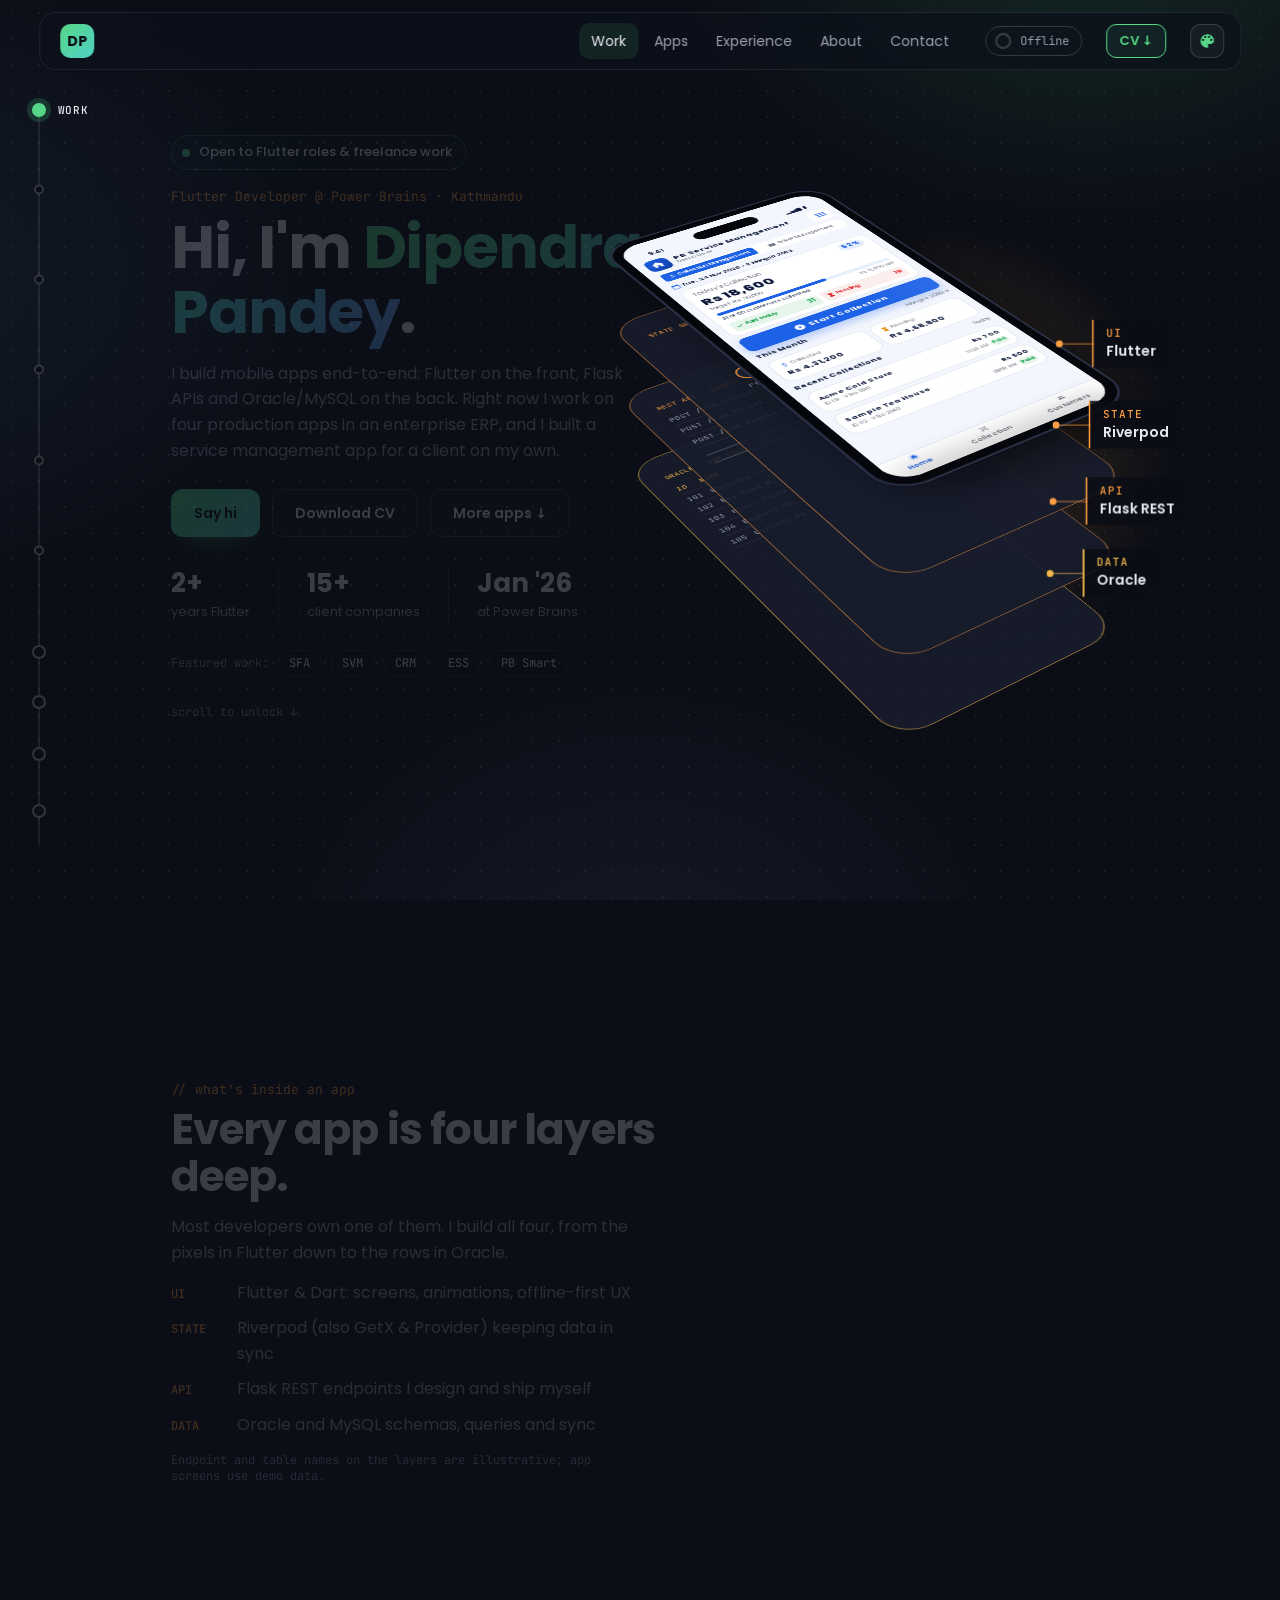
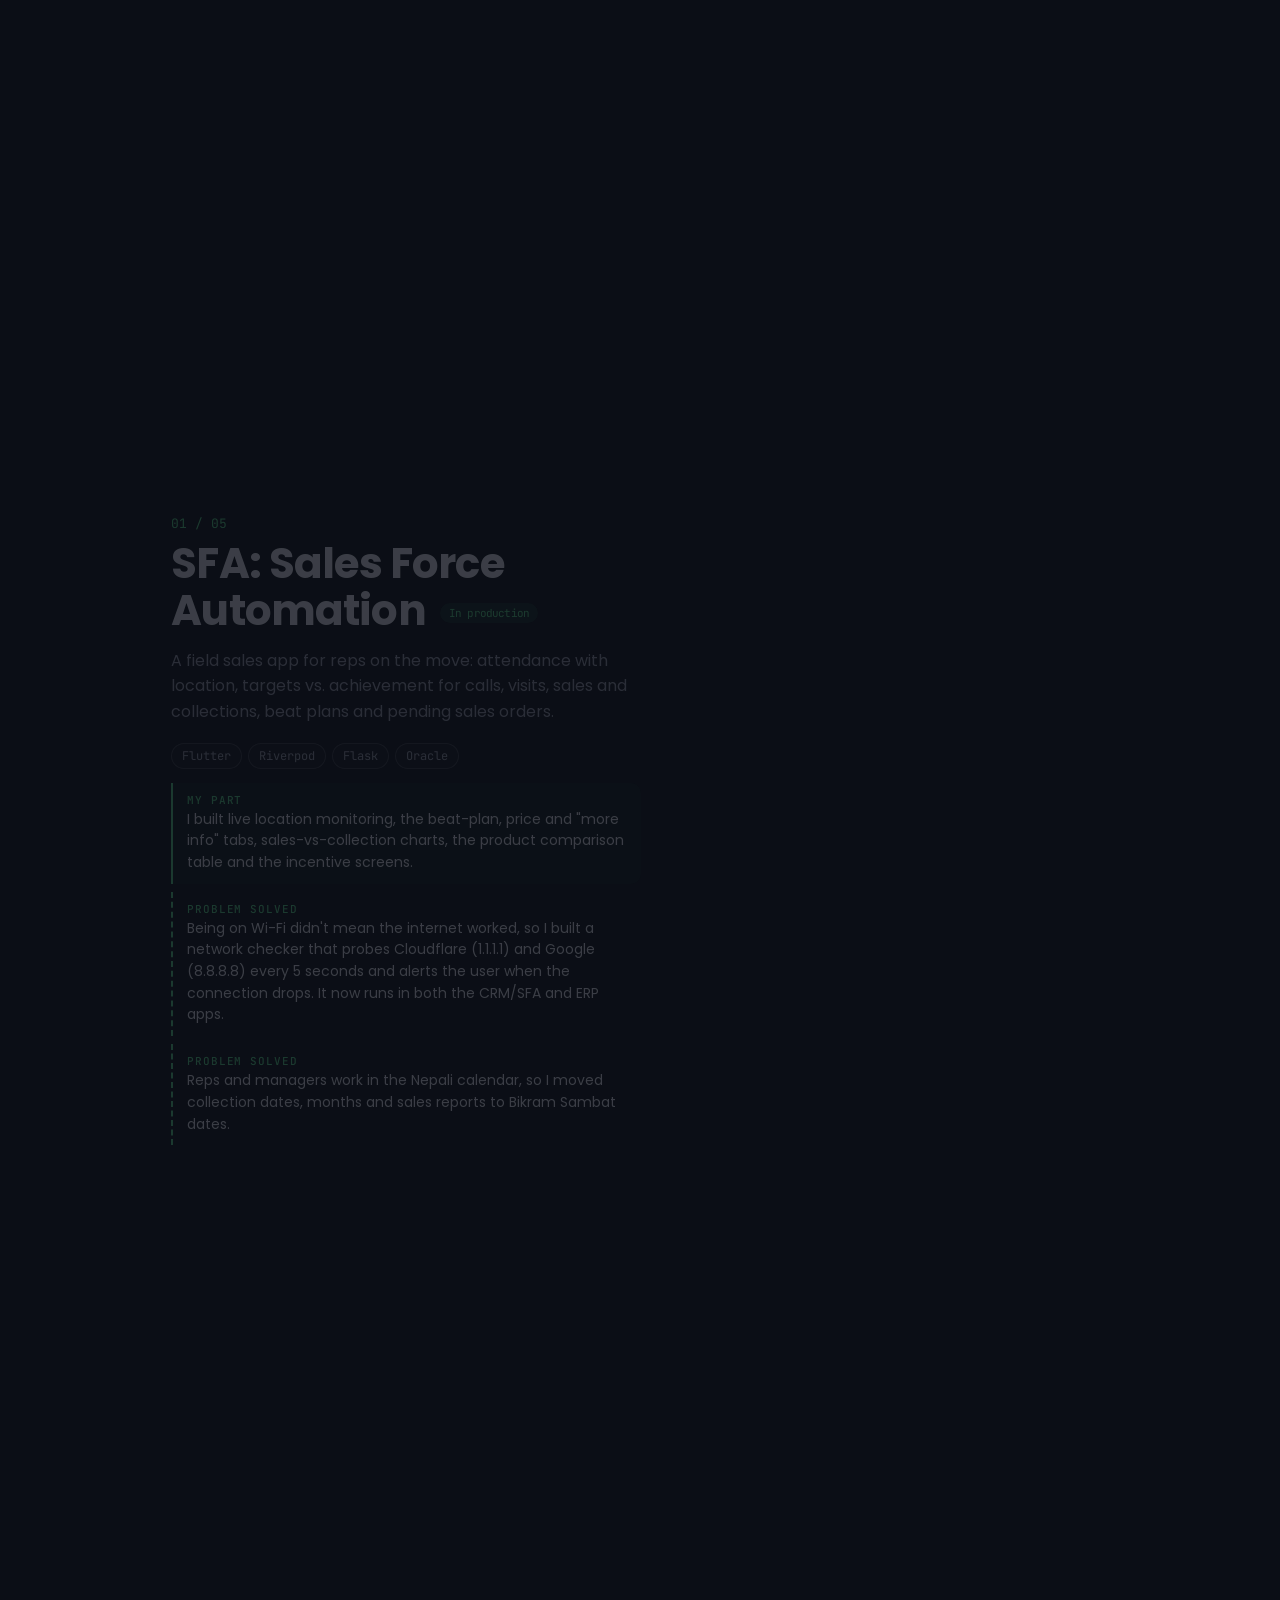
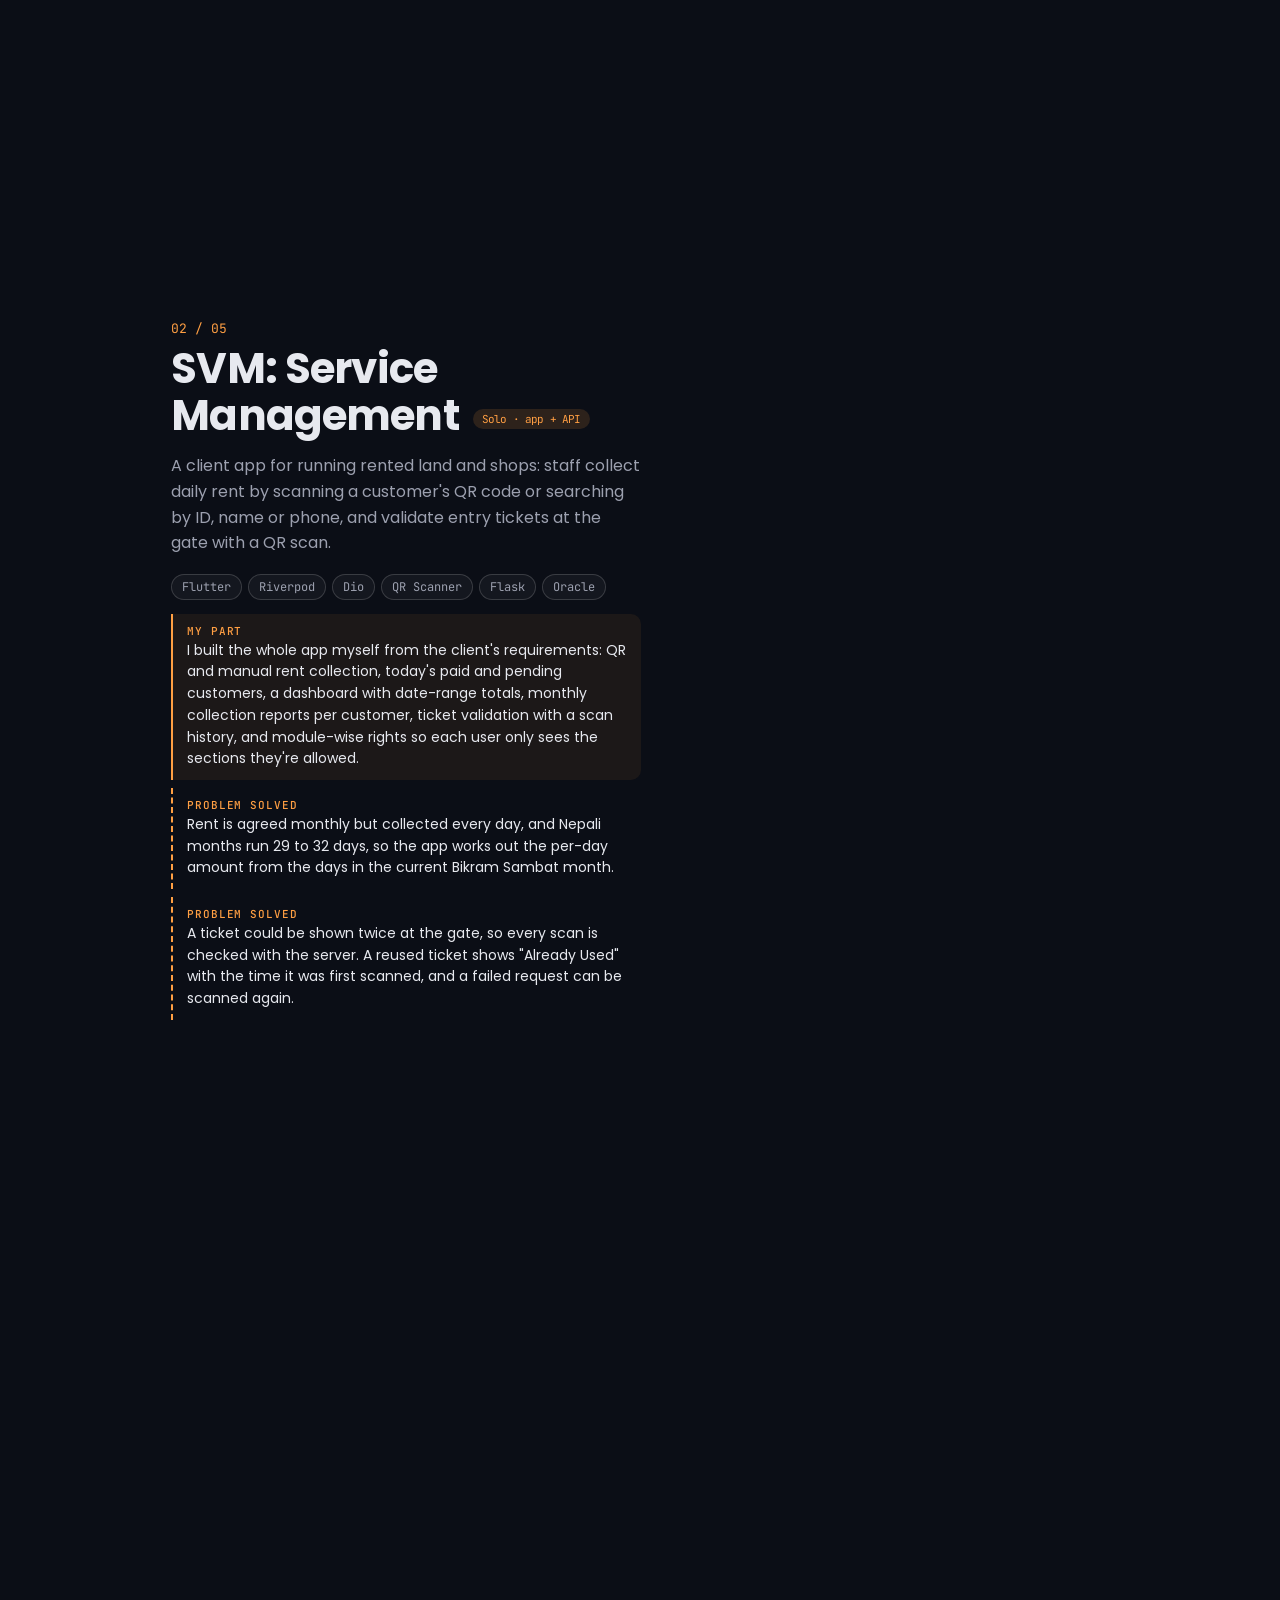
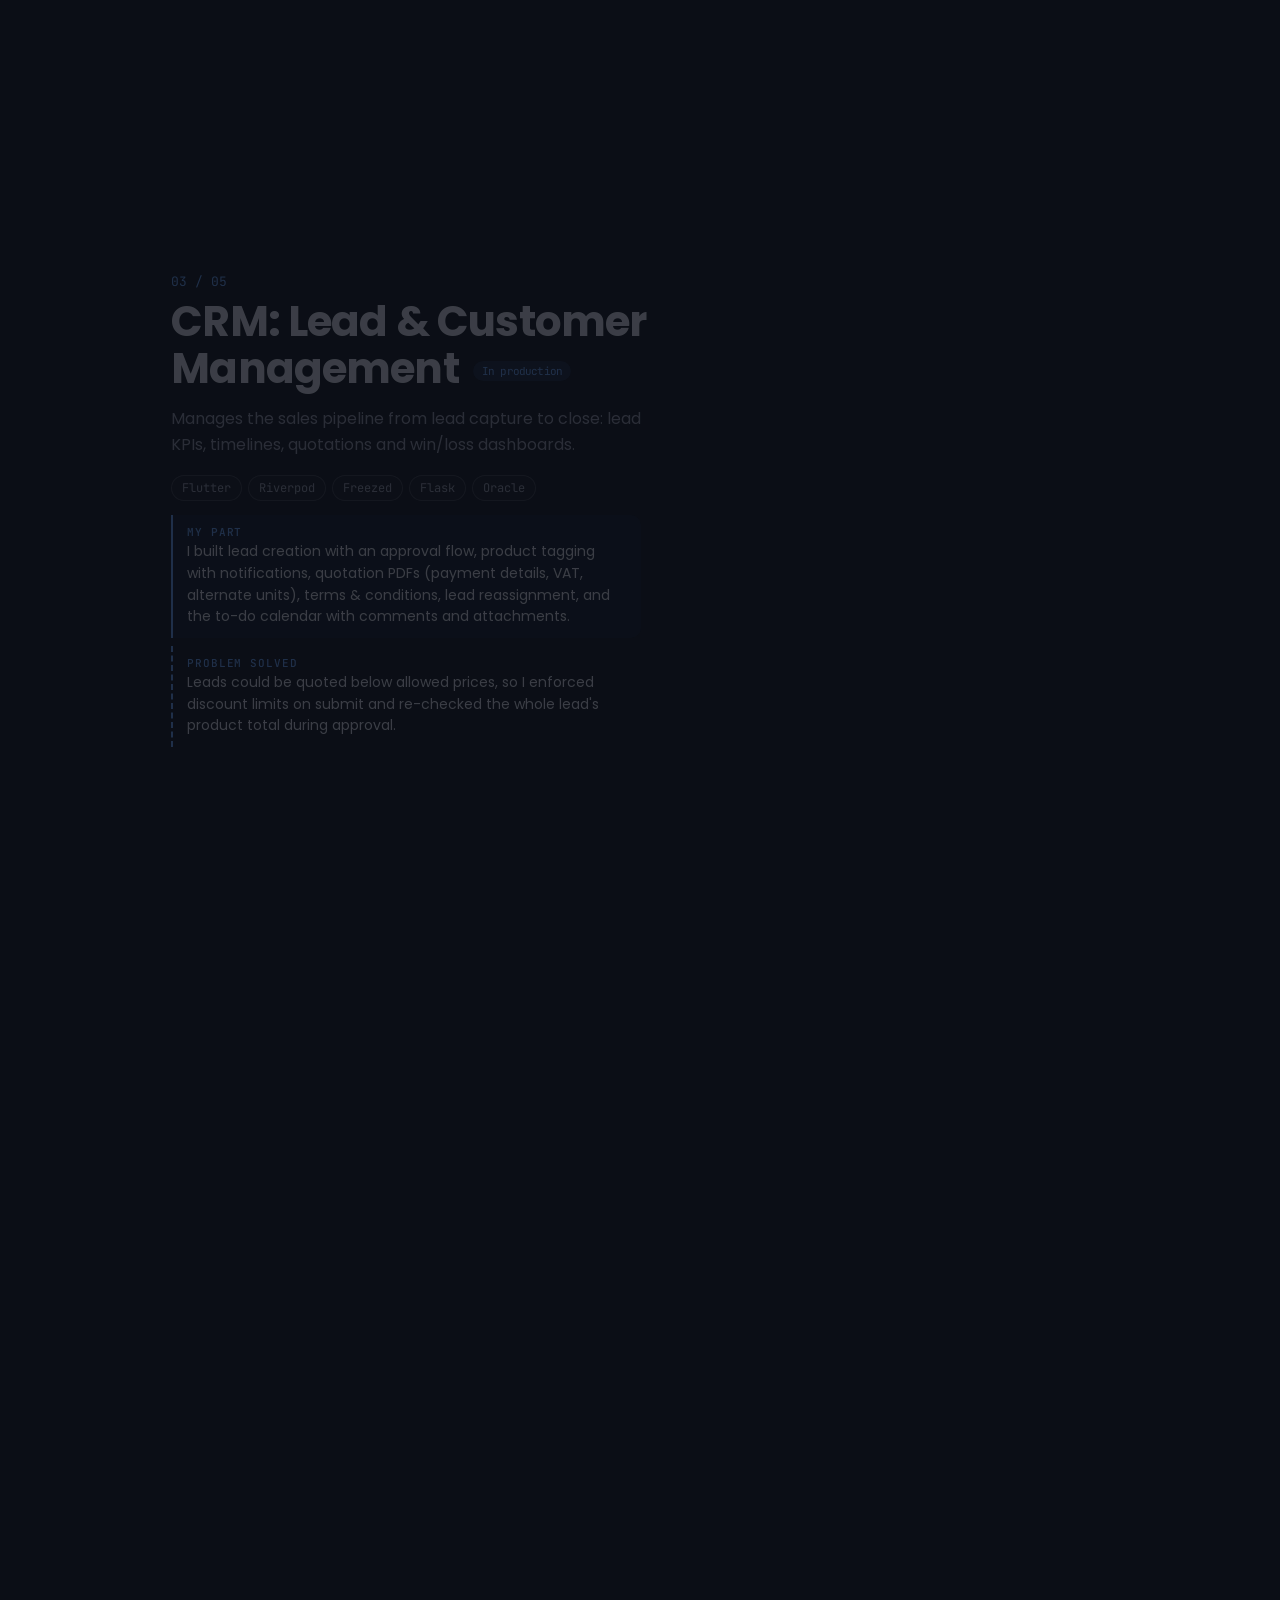
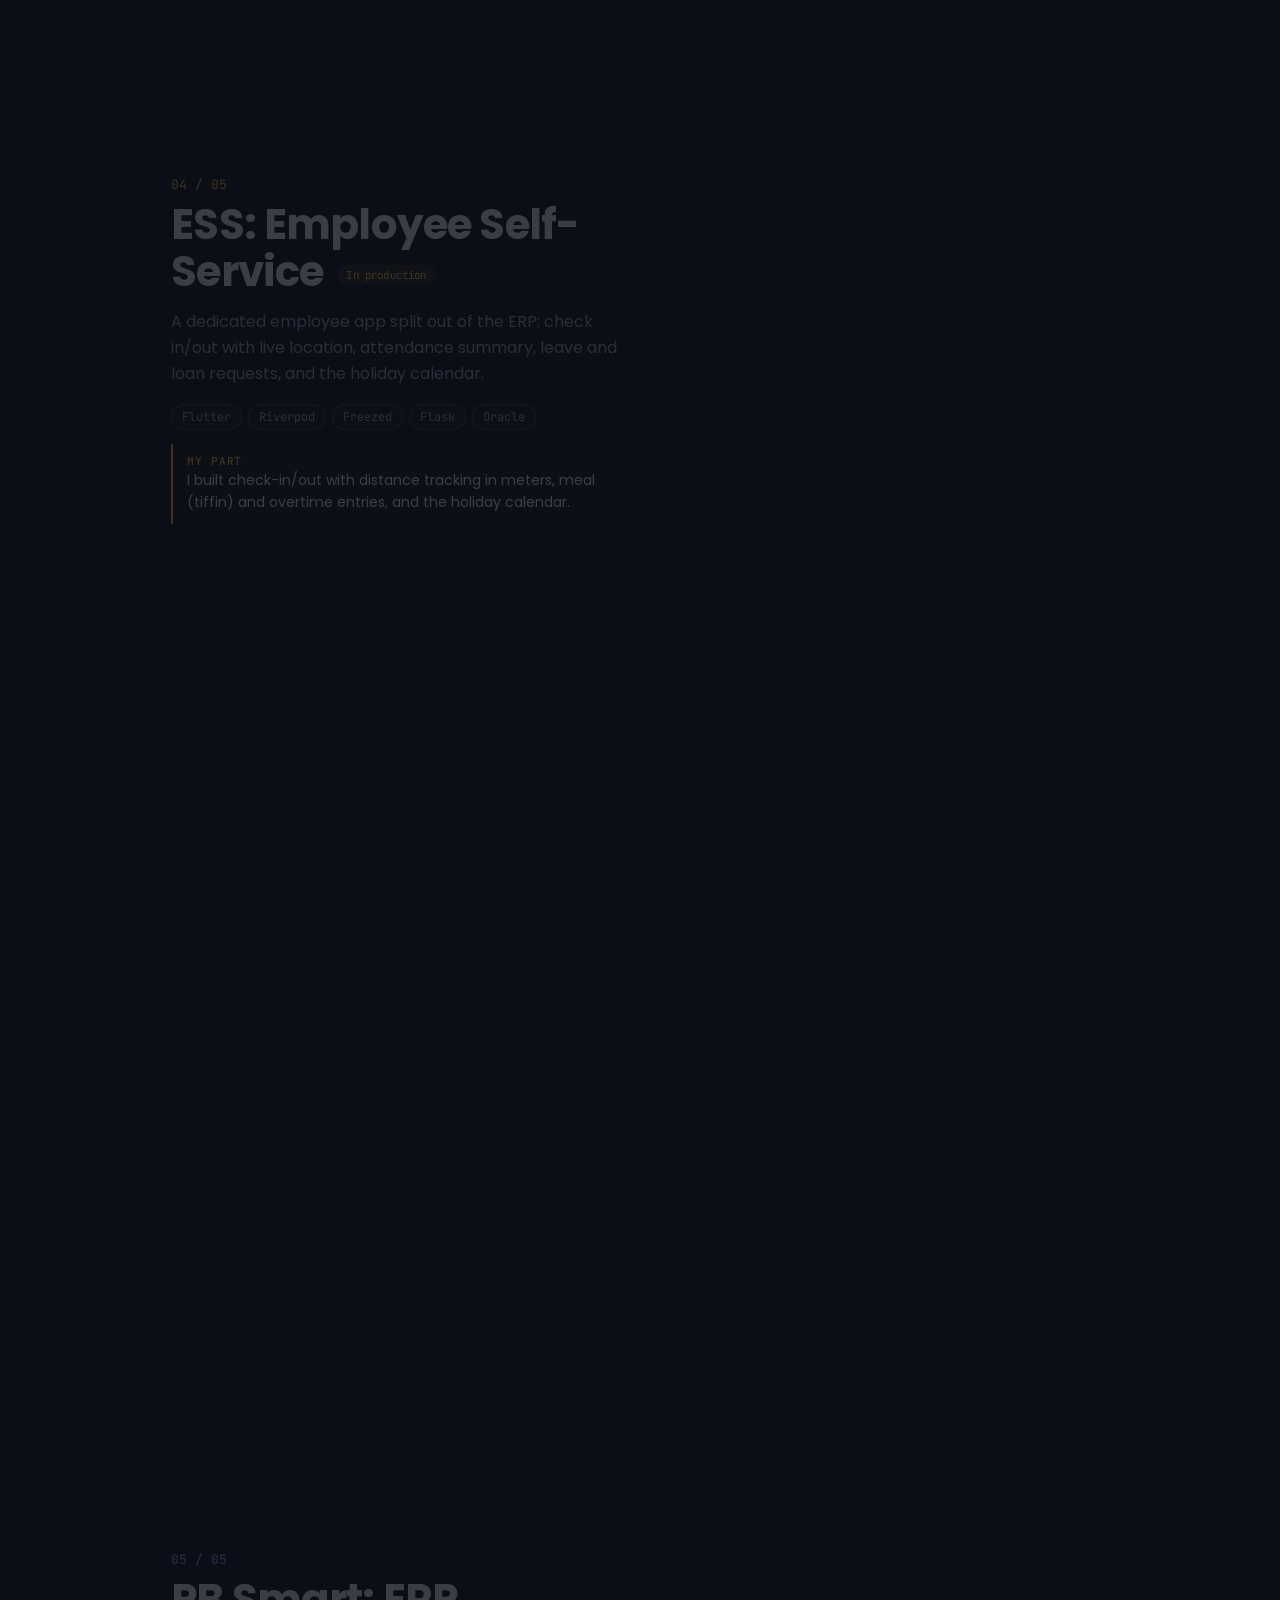
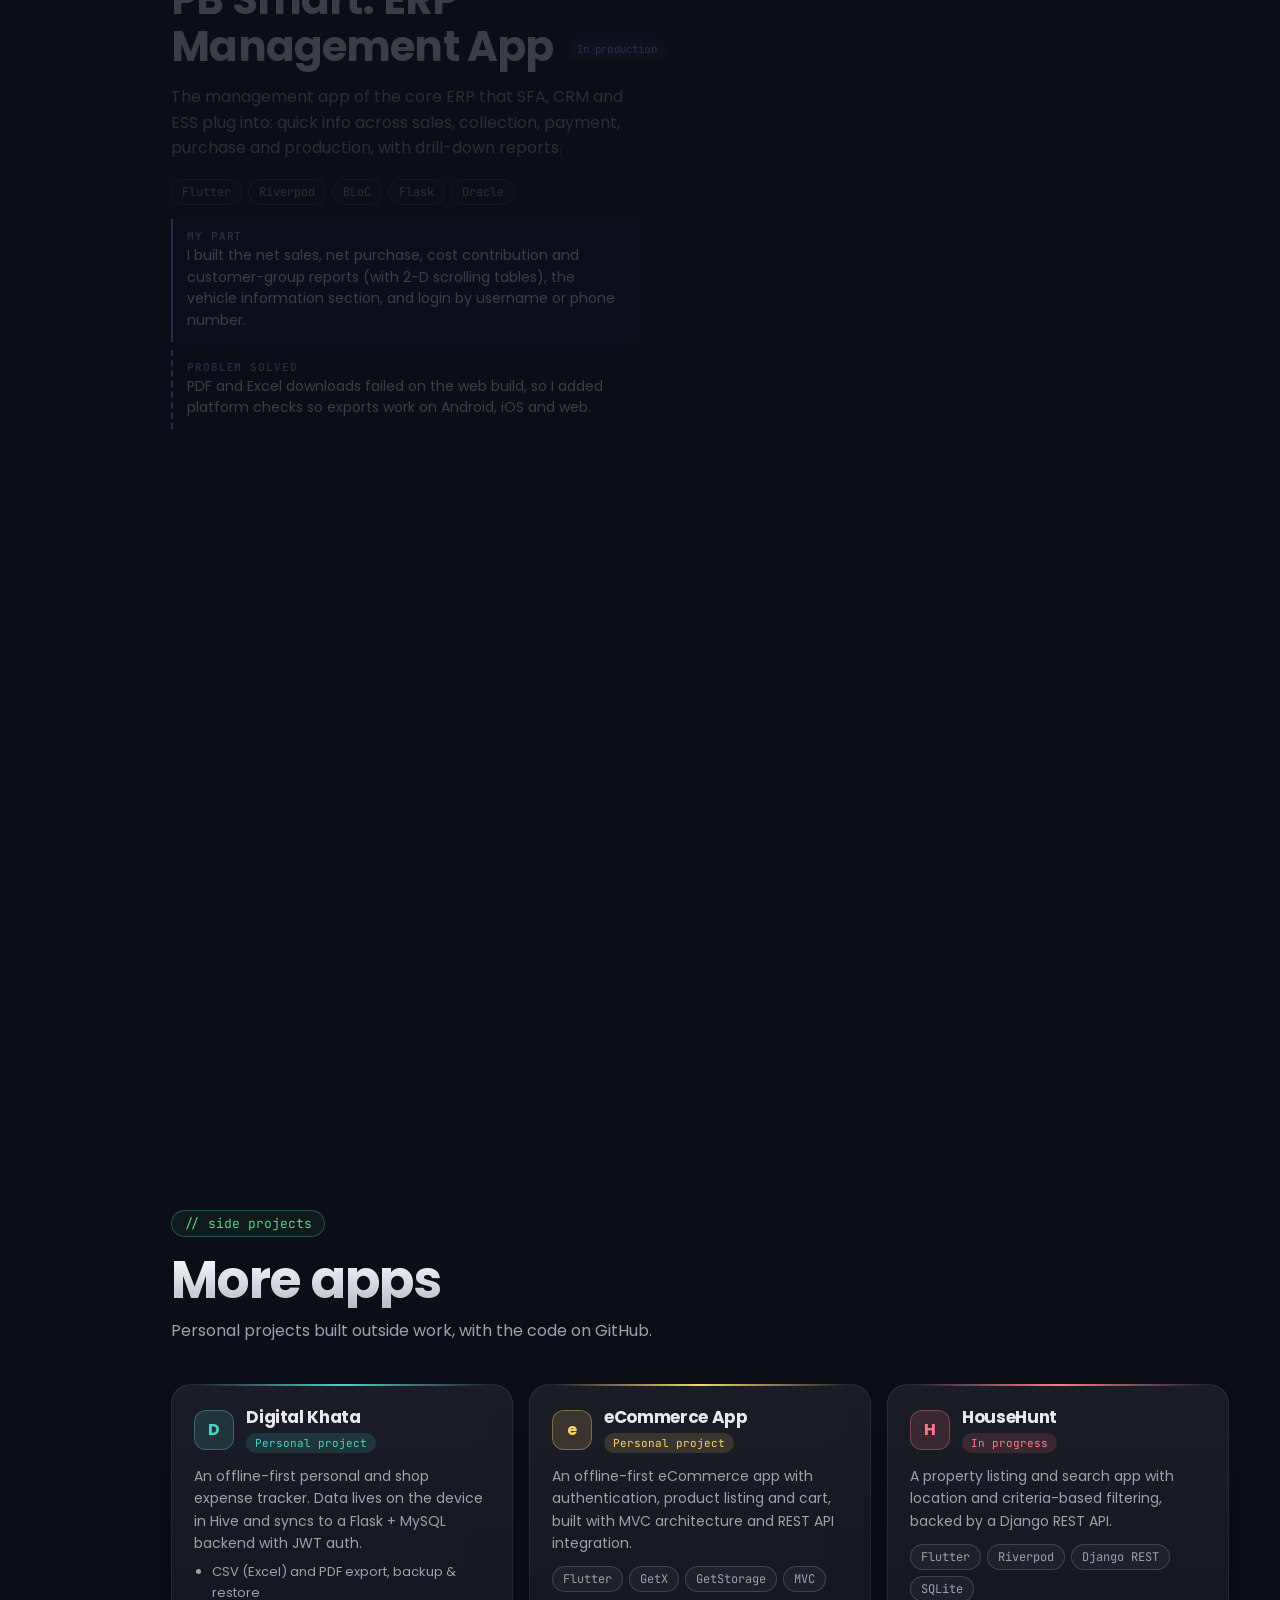
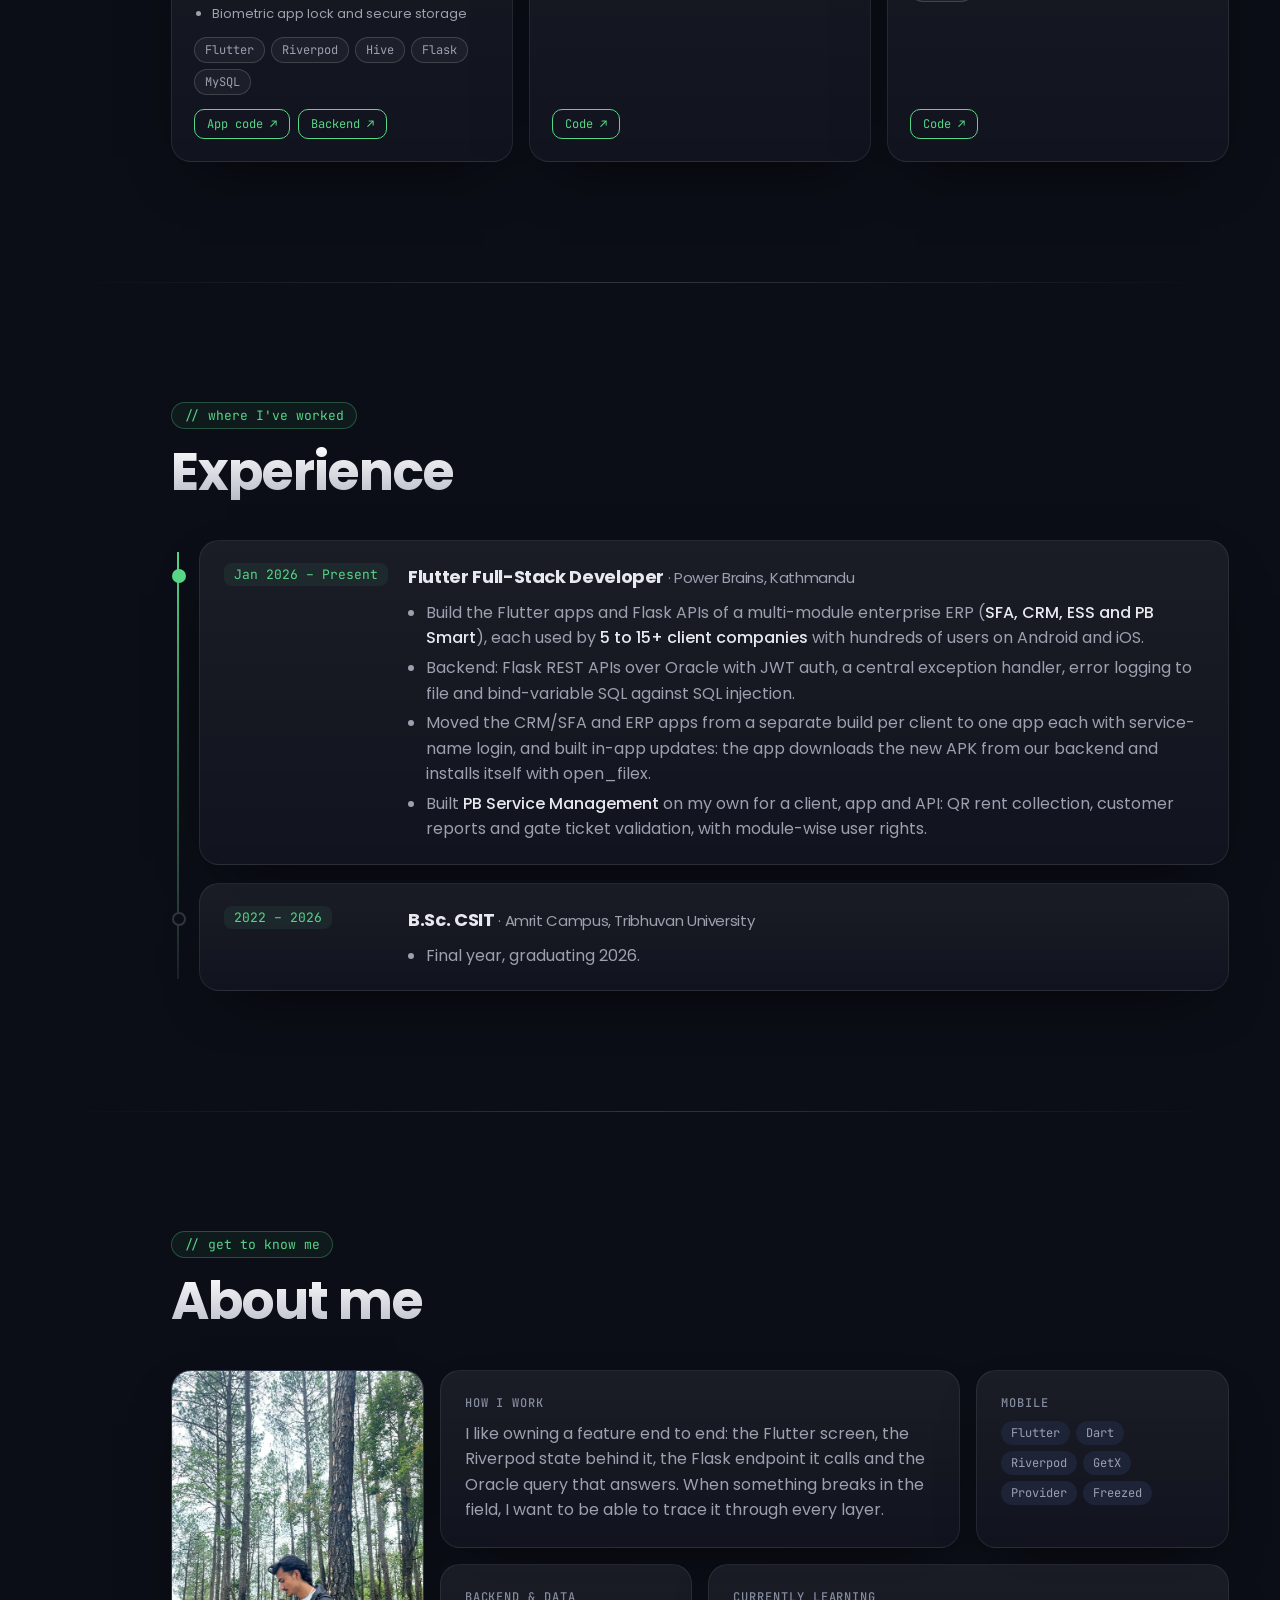
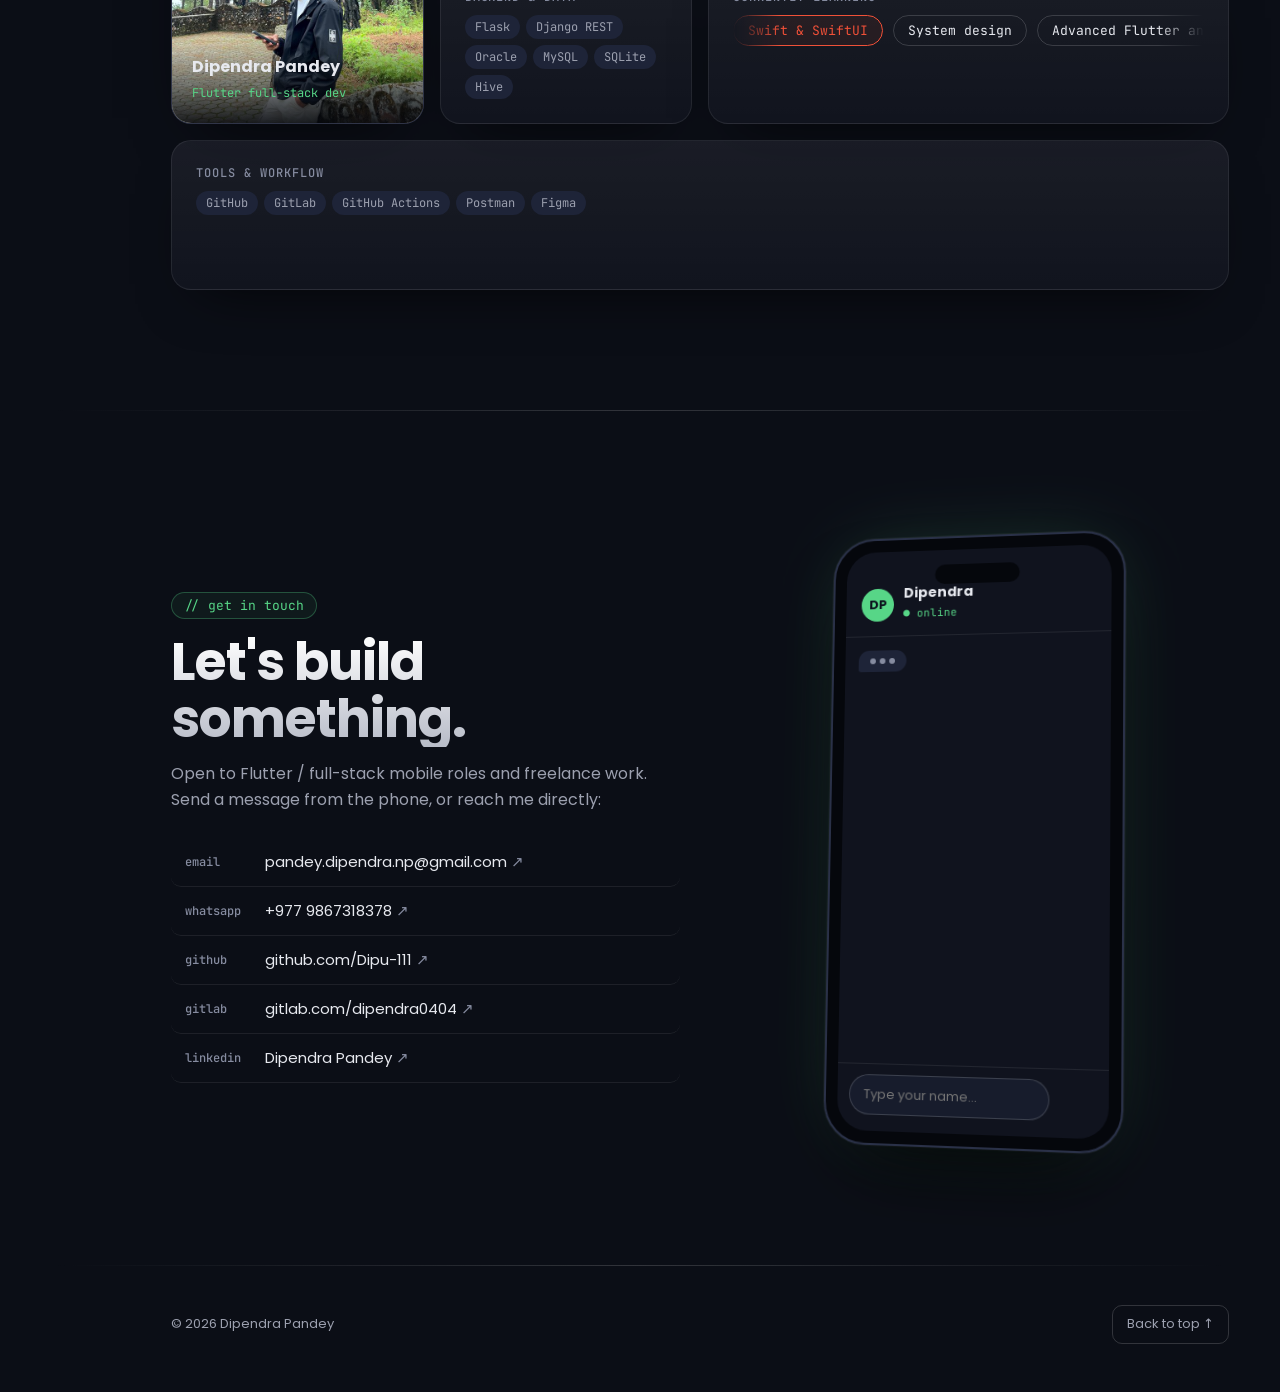
<file: index.html>
<!doctype html>
<html lang="en">
  <head>
    <meta charset="UTF-8" />
    <meta name="viewport" content="width=device-width, initial-scale=1.0" />
    <title>Dipendra Pandey | Flutter Full-Stack Developer</title>
    <meta
      name="description"
      content="Dipendra Pandey: Flutter developer at Power Brains building enterprise mobile apps (SFA, CRM, ESS, PB Smart ERP, Service Management) end-to-end with Flutter, Riverpod, Flask and Oracle."
    />
    <meta name="theme-color" content="#0b0e16" />

    <!-- Open Graph / social preview -->
    <meta
      property="og:title"
      content="Dipendra Pandey | Flutter Full-Stack Developer"
    />
    <meta
      property="og:description"
      content="Flutter developer at Power Brains. 2+ years of Flutter, 5 enterprise apps: SFA, CRM, ESS, PB Smart ERP and a service management app built solo."
    />
    <meta property="og:type" content="website" />
    <meta
      property="og:image"
      content="https://www.dipendra-pandey.com.np/preview.png"
    />
    <meta property="og:url" content="https://www.dipendra-pandey.com.np" />
    <meta name="twitter:card" content="summary_large_image" />
    <meta
      name="twitter:title"
      content="Dipendra Pandey | Flutter Full-Stack Developer"
    />
    <meta
      name="twitter:description"
      content="Flutter developer at Power Brains building enterprise mobile apps end-to-end."
    />
    <meta
      name="twitter:image"
      content="https://www.dipendra-pandey.com.np/preview.png"
    />

    <link
      rel="icon"
      href="data:image/svg+xml,%3Csvg xmlns='http://www.w3.org/2000/svg' viewBox='0 0 64 64'%3E%3Crect width='64' height='64' rx='14' fill='%230b0e16'/%3E%3Ctext x='32' y='42' text-anchor='middle' font-family='Arial,sans-serif' font-weight='700' font-size='28' fill='%2357d687'%3EDP%3C/text%3E%3C/svg%3E"
    />

    <!-- Fonts + data -->
    <link rel="preconnect" href="https://fonts.googleapis.com" />
    <link rel="preconnect" href="https://fonts.gstatic.com" crossorigin />
    <link rel="preload" href="projects.json" as="fetch" crossorigin />
    <link
      rel="stylesheet"
      href="https://fonts.googleapis.com/css2?family=Poppins:wght@400;500;600;700&family=JetBrains+Mono:wght@400;500&display=swap"
    />

    <!-- Styles -->
    <link rel="stylesheet" href="css/main.css" />
    <link rel="stylesheet" href="css/stage.css" />
    <link rel="stylesheet" href="css/app-screens.css" />

    <!-- Scripts (deferred, run in order after the page is parsed) -->
    <script src="js/app-screens.js" defer></script>
    <script src="js/main.js" defer></script>
    <script src="js/theme.js" defer></script>
    <!-- Apply the visitor's saved theme before first paint, so there's no flash -->
    <script>
      try {
        const saved = JSON.parse(localStorage.getItem("dp-theme") || "{}");
        if (saved.theme === "light") document.documentElement.dataset.theme = "light";
        if (saved.accent && saved.accent !== "green") document.documentElement.dataset.accent = saved.accent;
      } catch (e) {}
    </script>
  </head>

  <body>
    <!-- Page-wide spotlight that follows the mouse, in the current accent colour -->
    <div class="cursor-glow" id="cursorGlow" aria-hidden="true"></div>

    <!-- ============ NAV ============ -->
    <header class="nav">
      <div class="container nav-inner">
        <a href="#top" class="brand" aria-label="Back to top">DP</a>
        <nav class="nav-links" aria-label="Sections">
          <a href="#work">Work</a>
          <a href="#more">Apps</a>
          <a href="#experience">Experience</a>
          <a href="#about">About</a>
          <a href="#contact">Contact</a>
        </nav>
        <div class="sync" id="sync" title="Scroll progress">
          <svg viewBox="0 0 18 18" aria-hidden="true">
            <circle class="track" cx="9" cy="9" r="7" />
            <circle class="prog" id="syncRing" cx="9" cy="9" r="7" />
          </svg>
          <span id="syncText">Offline</span>
        </div>
        <a
          href="Dipendra_Pandey_CV.pdf"
          class="nav-cv"
          download
          aria-label="Download CV (PDF)"
          >CV ↓</a
        >
        <button
          type="button"
          class="theme-btn"
          id="themeBtn"
          aria-label="Theme and colours"
          aria-expanded="false"
          aria-controls="themePanel"
        >
          <svg viewBox="0 0 24 24" aria-hidden="true">
            <path
              d="M12 3a9 9 0 0 0 0 18c.83 0 1.5-.67 1.5-1.5 0-.39-.15-.74-.39-1.01-.23-.26-.38-.61-.38-.99 0-.83.67-1.5 1.5-1.5H16a5 5 0 0 0 5-5c0-4.42-4.03-8-9-8zm-5.5 9a1.5 1.5 0 1 1 0-3 1.5 1.5 0 0 1 0 3zm3-4a1.5 1.5 0 1 1 0-3 1.5 1.5 0 0 1 0 3zm5 0a1.5 1.5 0 1 1 0-3 1.5 1.5 0 0 1 0 3zm3 4a1.5 1.5 0 1 1 0-3 1.5 1.5 0 0 1 0 3z"
            />
          </svg>
        </button>
      </div>

      <!-- Theme panel: dark/light, accent colour, reset (js/theme.js) -->
      <div class="theme-panel" id="themePanel" role="dialog" aria-label="Theme and colours" hidden>
        <div class="tp-row">
          <span class="tp-label">Theme</span>
          <div class="tp-seg">
            <button type="button" data-set-theme="dark">Dark</button>
            <button type="button" data-set-theme="light">Light</button>
          </div>
        </div>
        <div class="tp-row">
          <span class="tp-label">Accent</span>
          <div class="tp-swatches">
            <button type="button" data-set-accent="green" aria-label="Green (original)"></button>
            <button type="button" data-set-accent="blue" aria-label="Blue"></button>
            <button type="button" data-set-accent="purple" aria-label="Purple"></button>
            <button type="button" data-set-accent="orange" aria-label="Orange"></button>
            <button type="button" data-set-accent="pink" aria-label="Pink"></button>
            <button type="button" data-set-accent="cyan" aria-label="Cyan"></button>
          </div>
        </div>
        <button type="button" class="tp-reset" id="themeReset">↺ Reset to original</button>
      </div>
    </header>

    <!-- ============ PAGE TIMELINE (wide screens): fills as you scroll, one dot per section ============ -->
    <nav class="rail" aria-label="Page progress">
      <div class="rail-track"><div class="rail-fill" id="railFill"></div></div>
      <a href="#work"><i></i><span>Work</span></a>
      <a href="#more"><i></i><span>Apps</span></a>
      <a href="#experience"><i></i><span>Experience</span></a>
      <a href="#about"><i></i><span>About</span></a>
      <a href="#contact"><i></i><span>Contact</span></a>
    </nav>

    <!-- ============ STORY: hero, the exploding stack, then one scene per work app ============ -->
    <main id="top" class="container">
      <section class="story" id="story">
        <div class="steps" id="steps">
          <!-- Scene 1: arrival -->
          <article class="step on" data-kind="intro">
            <a href="#contact" class="open-badge"
              ><i></i>Open to Flutter roles &amp; freelance work</a
            >
            <div class="eyebrow">
              Flutter Developer @ Power Brains · Kathmandu
            </div>
            <h1>Hi, I'm <span class="hl">Dipendra Pandey</span>.</h1>
            <p>
              I build mobile apps end-to-end: Flutter on the front, Flask APIs
              and Oracle/MySQL on the back. Right now I work on four production
              apps in an enterprise ERP, and I built a service management app
              for a client on my own.
            </p>
            <div class="hero-btns">
              <a href="#contact" class="btn">Say hi</a>
              <a href="Dipendra_Pandey_CV.pdf" class="btn ghost" download
                >Download CV</a
              >
              <a href="#more" class="btn ghost">More apps ↓</a>
            </div>
            <div class="stats">
              <div><b>2+</b><span>years Flutter</span></div>
              <div><b>15+</b><span>client companies</span></div>
              <div><b>Jan '26</b><span>at Power Brains</span></div>
            </div>
            <div class="jump" id="jump"><span>Featured work:</span></div>
            <div class="scroll-cue">scroll to unlock ↓</div>
          </article>

          <!-- Scene 2: the explode -->
          <article class="step" data-kind="stack">
            <div class="eyebrow">// what's inside an app</div>
            <h2>Every app is four layers deep.</h2>
            <p>
              Most developers own one of them. I build all four, from the pixels
              in Flutter down to the rows in Oracle.
            </p>
            <ul class="layer-list">
              <li>
                <b>UI</b>Flutter &amp; Dart: screens, animations, offline-first
                UX
              </li>
              <li>
                <b>STATE</b>Riverpod (also GetX &amp; Provider) keeping data in
                sync
              </li>
              <li><b>API</b>Flask REST endpoints I design and ship myself</li>
              <li><b>DATA</b>Oracle and MySQL schemas, queries and sync</li>
            </ul>
            <p class="note">
              Endpoint and table names on the layers are illustrative; app
              screens use demo data.
            </p>
          </article>

          <div id="work"></div>
          <!-- Scenes 3+: one per featured app, built by main.js from projects.json -->
        </div>

        <!-- The sticky 3D phone (styles in css/stage.css) -->
        <div class="stage" id="stage">
          <div class="glow"></div>
          <div class="tap-hint" id="tapHint">
            👆 tap the phone, the screens work
          </div>
          <div class="sat" data-s="0"><div>SFA</div></div>
          <div class="sat" data-s="1"><div>CRM</div></div>
          <div class="sat" data-s="2"><div>ESS</div></div>

          <div class="tilt" id="tilt">
            <div class="stack" id="stack">
              <!-- layers bottom → top: Data, API, State, UI -->
              <div class="layer l-db">
                <div class="pane">
                  <div class="pane-title">
                    Oracle · <span data-f="table">visits</span>
                  </div>
                  <div class="db-row head">
                    <span>ID</span><span>NAME</span><span>AMT</span>
                  </div>
                  <div class="db-row">
                    <span>101</span><span>Shrestha Tr.</span><span>4,200</span>
                  </div>
                  <div class="db-row">
                    <span>102</span><span>New Road M.</span><span>1,850</span>
                  </div>
                  <div class="db-row">
                    <span>103</span><span>Himal Store</span><span>960</span>
                  </div>
                  <div class="db-row">
                    <span>104</span><span>Bagmati Ph.</span><span>7,300</span>
                  </div>
                  <div class="db-row">
                    <span>105</span><span>Lumbini Ag.</span><span>2,140</span>
                  </div>
                </div>
              </div>

              <div class="layer l-api">
                <div class="pane">
                  <div class="pane-title">REST API · sample</div>
                  <div data-f="api"></div>
                  <div class="wire">
                    <i class="pkt"></i><i class="pkt"></i><i class="pkt"></i>
                  </div>
                  <div class="wire offset">
                    <i class="pkt"></i><i class="pkt"></i>
                  </div>
                </div>
              </div>

              <div class="layer l-state">
                <div class="pane">
                  <div class="pane-title">State graph</div>
                  <svg
                    class="state-svg"
                    viewBox="0 0 200 240"
                    aria-hidden="true"
                  >
                    <g class="edges">
                      <line x1="100" y1="30" x2="45" y2="100" />
                      <line x1="100" y1="30" x2="155" y2="100" />
                      <line x1="45" y1="100" x2="60" y2="180" />
                      <line x1="155" y1="100" x2="140" y2="180" />
                      <line x1="45" y1="100" x2="140" y2="180" />
                    </g>
                    <g class="nodes">
                      <circle cx="100" cy="30" r="13" />
                      <circle cx="45" cy="100" r="11" />
                      <circle cx="155" cy="100" r="11" />
                      <circle cx="60" cy="180" r="9" />
                      <circle cx="140" cy="180" r="9" />
                    </g>
                    <g class="names">
                      <text x="100" y="58">appState</text>
                      <text x="45" y="126">repo</text>
                      <text x="155" y="126">sync</text>
                      <text x="60" y="204">cache</text>
                      <text x="140" y="204">ui</text>
                    </g>
                  </svg>
                </div>
              </div>

              <div class="layer l-ui">
                <div class="phone-face">
                  <div class="screen">
                    <div class="notch"></div>
                    <div class="glare" id="glare"></div>
                    <div class="screen-inner" id="screen"></div>
                  </div>
                </div>
              </div>
            </div>
          </div>

          <!-- Layer labels, pinned to each layer's edge from main.js -->
          <div class="lbls">
            <div class="lbl db">
              <b>Data</b><span data-f="data">Oracle · MySQL</span>
            </div>
            <div class="lbl">
              <b>API</b><span data-f="apiName">Flask REST</span>
            </div>
            <div class="lbl">
              <b>State</b><span data-f="state">Riverpod</span>
            </div>
            <div class="lbl">
              <b>UI</b><span data-f="ui">Flutter &amp; Dart</span>
            </div>
          </div>
        </div>
      </section>
    </main>

    <!-- ============ MORE APPS (personal projects, built from projects.json) ============ -->
    <section class="section" id="more">
      <div class="container">
        <header class="section-head">
          <div class="eyebrow">// side projects</div>
          <h2>More apps</h2>
          <p class="section-sub">
            Personal projects built outside work, with the code on GitHub.
          </p>
        </header>
        <div class="apps-grid" id="appsGrid"></div>
      </div>
    </section>

    <!-- ============ EXPERIENCE ============ -->
    <section class="section" id="experience">
      <div class="container">
        <header class="section-head">
          <div class="eyebrow">// where I've worked</div>
          <h2>Experience</h2>
        </header>
        <div class="xp">
          <article class="xp-item">
            <div class="xp-when">Jan 2026 – Present</div>
            <div>
              <h3>
                Flutter Full-Stack Developer
                <span>· Power Brains, Kathmandu</span>
              </h3>
              <ul>
                <li>
                  Build the Flutter apps and Flask APIs of a multi-module
                  enterprise ERP (<b>SFA, CRM, ESS and PB Smart</b>), each used by
                  <b>5 to 15+ client companies</b> with hundreds of users on
                  Android and iOS.
                </li>
                <li>
                  Backend: Flask REST APIs over Oracle with JWT auth, a central
                  exception handler, error logging to file and bind-variable SQL
                  against SQL injection.
                </li>
                <li>
                  Moved the CRM/SFA and ERP apps from a separate build per client
                  to one app each with service-name login, and built in-app
                  updates: the app
                  downloads the new APK from our backend and installs itself with
                  open_filex.
                </li>
                <li>
                  Built <b>PB Service Management</b> on my own for a client, app
                  and API: QR rent collection, customer reports and gate ticket
                  validation, with module-wise user rights.
                </li>
              </ul>
            </div>
          </article>
          <article class="xp-item">
            <div class="xp-when">2022 – 2026</div>
            <div>
              <h3>
                B.Sc. CSIT <span>· Amrit Campus, Tribhuvan University</span>
              </h3>
              <ul>
                <li>Final year, graduating 2026.</li>
              </ul>
            </div>
          </article>
        </div>
      </div>
    </section>

    <!-- ============ ABOUT (bento) ============ -->
    <section class="section" id="about">
      <div class="container">
        <header class="section-head">
          <div class="eyebrow">// get to know me</div>
          <h2>About me</h2>
        </header>
        <div class="bento">
          <div class="b b-photo">
            <img
              src="Myphoto.jpg"
              alt="Dipendra Pandey"
              width="640"
              height="853"
              loading="lazy"
              decoding="async"
            />
            <div class="cap">
              <b>Dipendra Pandey</b><span>Flutter full-stack dev</span>
            </div>
          </div>
          <div class="b b-wide">
            <h3>How I work</h3>
            <p>
              I like owning a feature end to end: the Flutter screen, the
              Riverpod state behind it, the Flask endpoint it calls and the
              Oracle query that answers. When something breaks in the field, I
              want to be able to trace it through every layer.
            </p>
          </div>
          <div class="b">
            <h3>Mobile</h3>
            <div class="chips">
              <span>Flutter</span><span>Dart</span><span>Riverpod</span
              ><span>GetX</span><span>Provider</span><span>Freezed</span>
            </div>
          </div>
          <div class="b">
            <h3>Backend &amp; data</h3>
            <div class="chips">
              <span>Flask</span><span>Django REST</span><span>Oracle</span
              ><span>MySQL</span><span>SQLite</span><span>Hive</span>
            </div>
          </div>
          <div class="b b-wide">
            <h3>Currently learning</h3>
            <div class="ticker">
              <!-- the list is repeated once so the marquee loops seamlessly -->
              <div class="ticker-track">
                <span class="hot">Swift &amp; SwiftUI</span
                ><span>System design</span
                ><span>Advanced Flutter animations</span
                ><span>CI/CD with GitHub Actions</span>
                <span class="hot" aria-hidden="true">Swift &amp; SwiftUI</span
                ><span aria-hidden="true">System design</span
                ><span aria-hidden="true">Advanced Flutter animations</span
                ><span aria-hidden="true">CI/CD with GitHub Actions</span>
              </div>
            </div>
          </div>
          <div class="b">
            <h3>Tools &amp; workflow</h3>
            <div class="chips">
              <span>GitHub</span><span>GitLab</span><span>GitHub Actions</span
              ><span>Postman</span><span>Figma</span>
            </div>
          </div>
        </div>
      </div>
    </section>

    <!-- ============ CONTACT (chat app) ============ -->
    <section class="section" id="contact">
      <div class="container contact-grid">
        <div>
          <header class="section-head">
            <div class="eyebrow">// get in touch</div>
            <h2>Let's build something.</h2>
          </header>
          <p>
            Open to Flutter / full-stack mobile roles and freelance work. Send a
            message from the phone, or reach me directly:
          </p>
          <div class="contact-links">
            <div>
              <b>email</b
              ><a href="mailto:pandey.dipendra.np@gmail.com"
                >pandey.dipendra.np@gmail.com</a
              >
            </div>
            <div>
              <b>whatsapp</b
              ><a
                href="https://wa.me/9779867318378"
                target="_blank"
                rel="noopener noreferrer"
                >+977 9867318378</a
              >
            </div>
            <div>
              <b>github</b
              ><a
                href="https://github.com/Dipu-111"
                target="_blank"
                rel="noopener noreferrer"
                >github.com/Dipu-111</a
              >
            </div>
            <div>
              <b>gitlab</b
              ><a
                href="https://gitlab.com/dipendra0404"
                target="_blank"
                rel="noopener noreferrer"
                >gitlab.com/dipendra0404</a
              >
            </div>
            <div>
              <b>linkedin</b
              ><a
                href="https://www.linkedin.com/in/dipendra-pandey-3ba68b373"
                target="_blank"
                rel="noopener noreferrer"
                >Dipendra Pandey</a
              >
            </div>
          </div>
        </div>

        <div class="chat-phone">
          <div class="phone-face">
            <div class="screen">
              <div class="notch"></div>
              <div class="chat">
                <div class="chat-head">
                  <div class="av">DP</div>
                  <div><b>Dipendra</b><small>● online</small></div>
                </div>
                <div class="msgs" id="msgs" aria-live="polite"></div>
                <form class="composer" id="composer" autocomplete="on">
                  <input
                    id="chatInput"
                    aria-label="Message"
                    placeholder="Type your name…"
                    required
                  />
                  <button type="submit" aria-label="Send">➤</button>
                </form>
              </div>
            </div>
          </div>
        </div>
      </div>
    </section>

    <footer class="footer">
      <div class="container">
        <span>© 2026 Dipendra Pandey</span>
        <a href="#top">Back to top ↑</a>
      </div>
    </footer>

    <!-- Full-size, tappable phone for small screens -->
    <div
      class="modal"
      id="phoneModal"
      role="dialog"
      aria-modal="true"
      aria-label="App preview"
    >
      <div class="modal-scrim" data-close></div>
      <div class="modal-phone">
        <div class="big-phone">
          <div class="phone-face">
            <div class="screen">
              <div class="notch"></div>
              <div class="screen-inner" id="modalScreen"></div>
            </div>
          </div>
        </div>
        <button class="modal-x" data-close>Close ✕</button>
      </div>
    </div>

    <noscript>
      <section class="section">
        <div class="container">
          <header class="section-head"><h2>Work</h2></header>
          <p>
            SFA (Sales Force Automation), CRM, ESS (Employee Self-Service) and
            PB Smart ERP: production Flutter apps built at Power Brains with
            Riverpod, Flask and Oracle. Plus PB Service Management, a rent
            collection and ticket validation app I built on my own.
          </p>
        </div>
      </section>
    </noscript>

    <div class="fps" id="fps"></div>
  </body>
</html>
</file>
<file: css/main.css>
/* =====================================================================
   Dipendra Pandey · portfolio
   main.css         tokens, base, layout, components and page sections
   stage.css        the sticky 3D phone that explodes into layers
   app-screens.css  the light-theme app UIs shown inside the phone
   ===================================================================== */

/* ---------- 1. Design tokens ---------- */
:root {
  /* colour: dark theme (the original look). Light theme and accents below. */
  --bg: #0b0e16;
  --bg-alt: #10131e;
  --bg-card: #171c2c;
  --bg-card-2: #1e2438;
  --text: #e7e9ef;
  --text-dim: #9ca0af;
  --text-faint: #868ca0;
  --line: rgba(255, 255, 255, 0.08);
  --line-strong: rgba(255, 255, 255, 0.16);
  --line-hover: rgba(255, 255, 255, 0.32);
  --tint: rgba(255, 255, 255, 0.04);
  --tint-strong: rgba(255, 255, 255, 0.07);
  --card-bg: rgba(16, 19, 30, 0.6);
  --nav-bg: rgba(13, 17, 27, 0.72);
  --dot: rgba(255, 255, 255, 0.05);
  --heading-from: #fff;
  --heading-to: #b8bcc8;
  --scroll-thumb: #2a3148;
  --on-brand: #0c111d;

  /* brand: "--green" is the brand colour, "--teal" its gradient partner.
     Both change with the accent picker (data-accent on <html>). */
  --green: #57d687;
  --teal: #4fd1c5;
  --blue: #6aa8ff;
  --amber: #f2b84b;
  --swift: #f05138;
  --green-soft: color-mix(in srgb, var(--green) 8%, transparent);
  --green-line: color-mix(in srgb, var(--green) 35%, transparent);
  --brand: linear-gradient(135deg, var(--green), var(--teal));
  --accent: var(--green); /* set per project from JS while scrolling the work apps */

  /* type */
  --sans: "Poppins", system-ui, sans-serif;
  --mono: "JetBrains Mono", ui-monospace, monospace;

  /* shape & depth */
  --radius-sm: 10px;
  --radius: 20px;
  --pill: 99px;
  --glass: linear-gradient(180deg, rgba(255, 255, 255, 0.05), rgba(255, 255, 255, 0.015));
  --shadow: 0 24px 60px -30px rgba(0, 0, 0, 0.8);
  --divider: linear-gradient(90deg, transparent, var(--line-strong), transparent);

  /* layout */
  --container: 100%; /* full width; the gutter keeps content off the screen edges */
  --gutter: clamp(20px, 4vw, 72px);
  --section-y: 120px;
}

/* light theme: chosen in the theme panel, saved per visitor */
[data-theme="light"] {
  --bg: #f5f7fb;
  --bg-alt: #eef1f7;
  --bg-card: #ffffff;
  --bg-card-2: #e8ecf4;
  --text: #121826;
  --text-dim: #4a5163;
  --text-faint: #6b7285;
  --line: rgba(15, 23, 42, 0.09);
  --line-strong: rgba(15, 23, 42, 0.18);
  --line-hover: rgba(15, 23, 42, 0.32);
  --tint: rgba(15, 23, 42, 0.04);
  --tint-strong: rgba(15, 23, 42, 0.07);
  --card-bg: rgba(255, 255, 255, 0.75);
  --nav-bg: rgba(255, 255, 255, 0.78);
  --dot: rgba(15, 23, 42, 0.07);
  --heading-from: #0b0e16;
  --heading-to: #3b4254;
  --scroll-thumb: #c5cbd8;
  --glass: linear-gradient(180deg, rgba(255, 255, 255, 0.9), rgba(255, 255, 255, 0.6));
  --shadow: 0 24px 60px -34px rgba(15, 23, 42, 0.35);
  /* deeper brand shades so text and borders stay readable on white */
  --green: #16a34a;
  --teal: #0d9488;
  --blue: #2563eb;
  --amber: #d97706;
}

/* project accents are tuned for the dark theme; on light backgrounds, text drawn
   in a project's accent is darkened so it stays readable */
[data-theme="light"] :is(.eyebrow, .status, .app-ico, .layer-list b, .step .impact b) {
  color: color-mix(in srgb, var(--accent) 62%, #0b0e16);
}

/* accent presets (dark-theme shades) */
[data-accent="blue"] {
  --green: #60a5fa;
  --teal: #818cf8;
}
[data-accent="purple"] {
  --green: #b98cff;
  --teal: #f0abfc;
}
[data-accent="orange"] {
  --green: #fb923c;
  --teal: #fbbf24;
}
[data-accent="pink"] {
  --green: #f472b6;
  --teal: #fb7185;
}
[data-accent="cyan"] {
  --green: #22d3ee;
  --teal: #38bdf8;
}
/* accent presets (light-theme shades) */
[data-theme="light"][data-accent="blue"] {
  --green: #2563eb;
  --teal: #4f46e5;
}
[data-theme="light"][data-accent="purple"] {
  --green: #7c3aed;
  --teal: #c026d3;
}
[data-theme="light"][data-accent="orange"] {
  --green: #ea580c;
  --teal: #d97706;
}
[data-theme="light"][data-accent="pink"] {
  --green: #db2777;
  --teal: #e11d48;
}
[data-theme="light"][data-accent="cyan"] {
  --green: #0891b2;
  --teal: #0284c7;
}

/* ---------- 2. Base ---------- */
*,
*::before,
*::after {
  margin: 0;
  padding: 0;
  box-sizing: border-box;
}
html {
  scroll-behavior: smooth;
  scroll-padding-top: 90px;
  scrollbar-color: var(--scroll-thumb) var(--bg);
}
body {
  font-family: var(--sans);
  background: var(--bg);
  color: var(--text-dim);
  line-height: 1.6;
  overflow-x: hidden;
}
/* aurora + dot grid, fixed behind everything (its own layer, so scrolling stays cheap) */
body::before {
  content: "";
  position: fixed;
  inset: 0;
  z-index: -1;
  pointer-events: none;
  background:
    radial-gradient(600px 400px at 85% -5%, color-mix(in srgb, var(--green) 12%, transparent), transparent 70%),
    radial-gradient(700px 500px at -10% 30%, rgba(106, 168, 255, 0.08), transparent 70%),
    radial-gradient(600px 500px at 50% 110%, rgba(185, 140, 255, 0.08), transparent 70%),
    radial-gradient(var(--dot) 1px, transparent 1px) 0 0 / 26px 26px;
}
h1,
h2,
h3 {
  color: var(--text);
}
h1,
h2,
h3,
h4 {
  letter-spacing: -0.02em;
}
a {
  color: inherit;
}
button {
  font: inherit;
}
::selection {
  background: color-mix(in srgb, var(--green) 30%, transparent);
  color: #fff;
}
:focus-visible {
  outline: 2px solid var(--green);
  outline-offset: 3px;
  border-radius: 8px;
}
::-webkit-scrollbar {
  width: 10px;
}
::-webkit-scrollbar-track {
  background: var(--bg);
}
::-webkit-scrollbar-thumb {
  background: var(--scroll-thumb);
  border-radius: var(--pill);
  border: 2px solid var(--bg);
}

/* page-wide spotlight that trails the mouse (moved with a GPU transform from main.js) */
.cursor-glow {
  position: fixed;
  left: 0;
  top: 0;
  z-index: 1;
  width: 1200px;
  height: 1200px;
  margin: -600px 0 0 -600px;
  border-radius: 50%;
  background: radial-gradient(closest-side, color-mix(in srgb, var(--accent) 14%, transparent), transparent);
  opacity: 0;
  pointer-events: none;
  transition: opacity 0.4s;
  will-change: transform;
}
.cursor-glow.on {
  opacity: 1;
}
@media (hover: none) {
  .cursor-glow {
    display: none;
  }
}

/* ---------- 3. Layout ---------- */
.container {
  max-width: var(--container);
  margin: 0 auto;
  padding: 0 var(--gutter);
}
.section {
  position: relative;
  padding: var(--section-y) 0;
}
/* soft divider between sections and above the footer */
.section + .section::before,
.footer::before {
  content: "";
  position: absolute;
  top: 0;
  left: 50%;
  width: calc(100% - 2 * var(--gutter));
  height: 1px;
  transform: translateX(-50%);
  background: var(--divider);
}
.section-head {
  margin-bottom: 40px;
}
.section-head h2 {
  margin-top: 14px;
  font-size: clamp(32px, 4.4vw, 52px);
  line-height: 1.1;
  background: linear-gradient(180deg, var(--heading-from), var(--heading-to));
  -webkit-background-clip: text;
  background-clip: text;
  color: transparent;
}
.section-sub {
  margin-top: 10px;
  max-width: 520px;
}

/* ---------- 4. Components ---------- */
.eyebrow {
  font: 13px var(--mono);
  color: var(--accent);
  transition: color 0.5s;
}
.section-head .eyebrow {
  display: inline-block;
  padding: 4px 12px;
  border-radius: var(--pill);
  color: var(--green);
  background: color-mix(in srgb, var(--green) 6%, transparent);
  border: 1px solid color-mix(in srgb, var(--green) 30%, transparent);
}

.btn {
  display: inline-block;
  padding: 12px 22px;
  border-radius: 12px;
  border: 1px solid transparent;
  font-size: 14px;
  font-weight: 600;
  text-decoration: none;
  color: var(--on-brand);
  background: var(--brand);
  box-shadow: 0 10px 30px -12px color-mix(in srgb, var(--green) 70%, transparent);
  cursor: pointer;
  transition: transform 0.2s, box-shadow 0.2s, background 0.2s, border-color 0.2s;
}
.btn:hover {
  transform: translateY(-2px);
  box-shadow: 0 16px 36px -12px color-mix(in srgb, var(--green) 85%, transparent);
}
.btn.ghost {
  color: var(--text);
  background: var(--tint);
  border-color: var(--line-strong);
  box-shadow: none;
  backdrop-filter: blur(6px);
}
.btn.ghost:hover {
  border-color: var(--line-hover);
  background: var(--tint-strong);
}

.tags {
  display: flex;
  flex-wrap: wrap;
  gap: 6px;
  margin-top: 18px;
}
.tag {
  padding: 4px 10px;
  border-radius: var(--pill);
  border: 1px solid var(--line-strong);
  background: var(--tint);
  font: 12px var(--mono);
  color: var(--text-dim);
}
.status {
  margin-left: 6px;
  padding: 3px 9px;
  border-radius: var(--pill);
  vertical-align: middle;
  font: 11px var(--mono);
  color: var(--accent);
  background: color-mix(in srgb, var(--accent) 14%, transparent);
}
.chips {
  display: flex;
  flex-wrap: wrap;
  gap: 6px;
}
.chips span {
  padding: 4px 10px;
  border-radius: var(--pill);
  background: var(--bg-card-2);
  font: 12px var(--mono);
  color: var(--text-dim);
}
.note {
  margin-top: 14px;
  font: 12px var(--mono);
  color: var(--text-faint);
}

/* glass card surface, shared by bento tiles, app cards and the timeline */
.b,
.app-card,
.xp-item {
  position: relative;
  border: 1px solid var(--line);
  border-radius: var(--radius);
  background: var(--glass), var(--card-bg);
  box-shadow: var(--shadow);
}
/* mouse spotlight on cards (--mx/--my set from JS) */
.spot {
  isolation: isolate;
}
.spot::after {
  content: "";
  position: absolute;
  inset: 0;
  z-index: -1;
  border-radius: inherit;
  pointer-events: none;
  opacity: 0;
  transition: opacity 0.3s;
  background: radial-gradient(
    320px circle at var(--mx, 50%) var(--my, 50%),
    color-mix(in srgb, var(--accent, var(--green)) 14%, transparent),
    transparent 70%
  );
}
.spot:hover::after {
  opacity: 1;
}
.spot:hover {
  border-color: var(--line-strong);
}

/* ---------- 5. Nav (floating glass bar) ---------- */
.nav {
  position: fixed;
  top: 12px;
  left: 50%;
  z-index: 40;
  width: calc(100% - 2 * var(--gutter) + 24px);
  transform: translateX(-50%);
  border: 1px solid var(--line);
  border-radius: 16px;
  background: var(--nav-bg);
  backdrop-filter: blur(14px) saturate(140%);
  box-shadow: var(--shadow);
}
.nav .container {
  padding: 0 16px 0 20px;
}
.nav-inner {
  display: flex;
  align-items: center;
  gap: 24px;
  height: 56px;
}
.brand {
  display: grid;
  place-items: center;
  width: 34px;
  height: 34px;
  border-radius: var(--radius-sm);
  background: var(--brand);
  color: var(--bg);
  font-size: 14px;
  font-weight: 700;
  text-decoration: none;
}
.nav-links {
  display: flex;
  gap: 4px;
  margin-left: auto;
  font-size: 14px;
}
.nav-links a {
  padding: 7px 12px;
  border-radius: var(--radius-sm);
  color: var(--text-dim);
  text-decoration: none;
  transition: color 0.2s, background 0.2s;
}
.nav-links a:hover {
  color: var(--text);
  background: var(--tint);
}
.nav-links a.active {
  color: var(--text);
  background: color-mix(in srgb, var(--green) 10%, transparent);
}
/* scroll-progress pill: Offline → Syncing % → Synced */
.sync {
  display: flex;
  align-items: center;
  gap: 8px;
  padding: 5px 12px 5px 8px;
  border: 1px solid var(--line-strong);
  border-radius: var(--pill);
  font: 12px var(--mono);
  color: var(--text-dim);
  white-space: nowrap;
}
.sync svg {
  width: 18px;
  height: 18px;
  transform: rotate(-90deg);
}
.sync circle {
  fill: none;
  stroke-width: 2.4;
}
.sync .track {
  stroke: var(--line-strong);
}
.sync .prog {
  stroke: var(--green);
  stroke-linecap: round;
  stroke-dasharray: 44;
  stroke-dashoffset: 44;
}
.sync.done {
  color: var(--green);
  border-color: var(--green);
}

/* CV download, always visible (section links hide on small screens) */
.nav-cv {
  flex: none;
  display: grid;
  place-items: center;
  height: 34px;
  padding: 0 12px;
  border: 1px solid var(--green);
  border-radius: var(--radius-sm);
  background: var(--green-soft);
  font-size: 13px;
  font-weight: 600;
  color: var(--green);
  text-decoration: none;
  white-space: nowrap;
  transition: background 0.2s, color 0.2s;
}
.nav-cv:hover {
  background: var(--green);
  color: var(--bg);
}

/* theme button + panel (dark/light, accent, reset) */
.theme-btn {
  flex: none;
  display: grid;
  place-items: center;
  width: 34px;
  height: 34px;
  border: 1px solid var(--line-strong);
  border-radius: var(--radius-sm);
  background: var(--tint);
  color: var(--green);
  cursor: pointer;
  transition: border-color 0.2s, background 0.2s;
}
.theme-btn:hover,
.theme-btn[aria-expanded="true"] {
  border-color: var(--green);
  background: var(--green-soft);
}
.theme-btn svg {
  width: 18px;
  height: 18px;
  fill: currentColor;
}
.theme-panel {
  position: absolute;
  top: calc(100% + 10px);
  right: 12px;
  display: grid;
  gap: 14px;
  width: 270px;
  padding: 16px;
  border: 1px solid var(--line-strong);
  border-radius: 16px;
  background: var(--nav-bg);
  backdrop-filter: blur(14px) saturate(140%);
  box-shadow: var(--shadow);
  animation: pop 0.2s ease-out;
}
.theme-panel[hidden] {
  display: none;
}
.tp-row {
  display: grid;
  gap: 8px;
}
.tp-label {
  font: 500 11px var(--mono);
  letter-spacing: 0.08em;
  text-transform: uppercase;
  color: var(--text-faint);
}
.tp-seg {
  display: grid;
  grid-template-columns: 1fr 1fr;
  gap: 4px;
  padding: 4px;
  border-radius: 12px;
  background: var(--tint);
}
.tp-seg button {
  padding: 7px;
  border: 0;
  border-radius: 9px;
  background: none;
  font-size: 13px;
  font-weight: 500;
  color: var(--text-dim);
  cursor: pointer;
}
.tp-seg button[aria-pressed="true"] {
  background: var(--bg-card);
  box-shadow: 0 1px 4px rgba(0, 0, 0, 0.15);
  color: var(--text);
}
.tp-swatches {
  display: flex;
  justify-content: space-between;
}
.tp-swatches button {
  width: 30px;
  height: 30px;
  border: 2px solid transparent;
  border-radius: 50%;
  background: linear-gradient(135deg, var(--sw), var(--sw2));
  background-clip: padding-box;
  outline: 2px solid transparent;
  outline-offset: 2px;
  cursor: pointer;
  transition: transform 0.15s, outline-color 0.2s;
}
.tp-swatches button:hover {
  transform: scale(1.1);
}
.tp-swatches button[aria-pressed="true"] {
  outline-color: var(--text);
}
.tp-swatches [data-set-accent="green"] { --sw: #57d687; --sw2: #4fd1c5; }
.tp-swatches [data-set-accent="blue"] { --sw: #60a5fa; --sw2: #818cf8; }
.tp-swatches [data-set-accent="purple"] { --sw: #b98cff; --sw2: #f0abfc; }
.tp-swatches [data-set-accent="orange"] { --sw: #fb923c; --sw2: #fbbf24; }
.tp-swatches [data-set-accent="pink"] { --sw: #f472b6; --sw2: #fb7185; }
.tp-swatches [data-set-accent="cyan"] { --sw: #22d3ee; --sw2: #38bdf8; }
.tp-reset {
  padding: 8px;
  border: 1px solid var(--line-strong);
  border-radius: var(--radius-sm);
  background: none;
  font-size: 13px;
  color: var(--text-dim);
  cursor: pointer;
  transition: border-color 0.2s, color 0.2s;
}
.tp-reset:hover {
  border-color: var(--green);
  color: var(--green);
}

/* ---------- 5b. Page timeline rail (wide screens only) ----------
   A fixed line on the left that fills as you scroll. Dots sit where each
   section starts (--at, set from JS) and light up once the fill passes them.
   On wide screens the content shifts right by --rail to make room. */
.rail {
  display: none;
}
@media (min-width: 1100px) {
  :root {
    --rail: 120px;
  }
  .container {
    padding-left: calc(var(--gutter) + var(--rail));
  }
  .rail {
    position: fixed;
    top: 110px;
    bottom: 56px;
    left: calc(var(--gutter) / 2 + 12px);
    z-index: 30;
    display: block;
    width: 2px;
  }
  .rail-track {
    position: absolute;
    inset: 0;
    overflow: hidden;
    border-radius: 2px;
    background: var(--line);
  }
  .rail-fill {
    position: absolute;
    inset: 0;
    background: linear-gradient(var(--green), var(--teal), var(--blue));
    transform: scaleY(0);
    transform-origin: top;
    will-change: transform;
  }
  .rail a {
    position: absolute;
    top: var(--at, 0%);
    left: -6px;
    display: flex;
    align-items: center;
    gap: 12px;
    text-decoration: none;
    transform: translateY(-50%);
  }
  .rail a i {
    flex: none;
    width: 14px;
    height: 14px;
    border-radius: 50%;
    border: 2px solid var(--line-strong);
    background: var(--bg);
    transition: background 0.3s, border-color 0.3s, box-shadow 0.3s;
  }
  .rail a span {
    font: 500 11px var(--mono);
    letter-spacing: 0.08em;
    text-transform: uppercase;
    color: var(--text-faint);
    white-space: nowrap;
    opacity: 0;
    transform: translateX(-6px);
    transition: opacity 0.3s, transform 0.3s, color 0.3s;
  }
  .rail a.passed i {
    border-color: var(--green);
    background: var(--green);
  }
  .rail a.active i {
    box-shadow: 0 0 0 5px color-mix(in srgb, var(--green) 18%, transparent);
  }
  .rail a:hover span,
  .rail a.active span {
    opacity: 1;
    transform: none;
  }
  .rail a.active span {
    color: var(--text);
  }
  /* smaller dots for each work app, in that app's accent colour */
  .rail a.sub {
    left: -4px;
  }
  .rail a.sub i {
    width: 10px;
    height: 10px;
  }
  .rail a.sub.passed i {
    border-color: var(--c);
    background: var(--c);
  }
  .rail a.sub span {
    font-size: 10px;
  }
}

/* ---------- 6. Story: hero + scroll steps (the stage lives in stage.css) ---------- */
.story {
  display: grid;
  grid-template-columns: 1fr 1.1fr;
}
.steps {
  padding-bottom: 20vh;
}
.step {
  min-height: 95vh;
  display: flex;
  flex-direction: column;
  justify-content: center;
  padding: 80px 0;
  opacity: 0.22;
  transition: opacity 0.5s;
}
.step.on {
  opacity: 1;
}
/* app steps are taller so each phase (layers held, assemble, phone screen, explode) gets room */
.step[data-kind="project"] {
  min-height: 160vh;
}
.step h1 {
  margin: 10px 0 16px;
  font-size: clamp(34px, 5vw, 60px);
  line-height: 1.08;
}
.step h1 .hl {
  background: linear-gradient(100deg, var(--green), var(--teal) 60%, var(--blue));
  -webkit-background-clip: text;
  background-clip: text;
  color: transparent;
}
.step h2 {
  margin: 8px 0 14px;
  font-size: clamp(26px, 3.4vw, 42px);
  line-height: 1.12;
}
.step p {
  max-width: 470px;
}
.step ul {
  max-width: 470px;
  margin: 14px 0 0 18px;
}

.open-badge {
  align-self: flex-start;
  display: inline-flex;
  align-items: center;
  gap: 9px;
  margin-bottom: 18px;
  padding: 6px 14px 6px 10px;
  border-radius: var(--pill);
  border: 1px solid var(--green-line);
  background: var(--green-soft);
  font-size: 13px;
  font-weight: 500;
  color: var(--text);
  text-decoration: none;
  transition: background 0.2s;
}
.open-badge:hover {
  background: color-mix(in srgb, var(--green) 16%, transparent);
}
.open-badge i {
  width: 8px;
  height: 8px;
  border-radius: 50%;
  background: var(--green);
  animation: pulse 2s infinite;
}
.hero-btns {
  display: flex;
  flex-wrap: wrap;
  gap: 12px;
  margin-top: 26px;
}
.stats {
  display: flex;
  margin-top: 32px;
}
.stats > div {
  padding: 0 28px;
  border-left: 1px solid var(--line-strong);
}
.stats > div:first-child {
  padding-left: 0;
  border-left: 0;
}
.stats b {
  display: block;
  font-size: 26px;
  line-height: 1.1;
  color: var(--text);
}
.stats span {
  font-size: 13px;
}
.jump {
  display: flex;
  flex-wrap: wrap;
  align-items: center;
  gap: 8px;
  margin-top: 26px;
  font: 12px var(--mono);
  color: var(--text-faint);
}
.jump a {
  padding: 4px 11px;
  border: 1px solid var(--line-strong);
  border-radius: var(--pill);
  color: var(--text);
  text-decoration: none;
}
.jump a:hover {
  border-color: var(--green);
  color: var(--green);
}
.scroll-cue {
  margin-top: 28px;
  font: 12px var(--mono);
  color: var(--text-faint);
}

.layer-list {
  display: grid;
  gap: 10px;
  list-style: none;
}
.step .layer-list {
  margin-left: 0;
}
.layer-list li {
  display: flex;
  align-items: baseline;
  gap: 12px;
}
.layer-list b {
  min-width: 54px;
  font: 500 12px var(--mono);
  color: var(--accent);
}

/* "My part" / "Problem solved" call-outs on each work app */
.step .impact {
  margin-top: 14px;
  padding: 10px 14px;
  border-left: 2px solid var(--accent);
  border-radius: 0 var(--radius-sm) var(--radius-sm) 0;
  background: color-mix(in srgb, var(--accent) 7%, transparent);
  font-size: 14px;
  line-height: 1.55;
  color: var(--text);
}
.step .impact b {
  display: block;
  margin-bottom: 2px;
  font: 500 11px var(--mono);
  letter-spacing: 0.08em;
  text-transform: uppercase;
  color: var(--accent);
}
.step .impact.solved {
  margin-top: 8px;
  border-left-style: dashed;
  background: none;
}

/* ---------- 7. More apps ---------- */
.apps-grid {
  display: grid;
  grid-template-columns: repeat(auto-fit, minmax(260px, 1fr));
  gap: 16px;
}
.app-card {
  display: flex;
  flex-direction: column;
  padding: 22px;
  transition: transform 0.25s, border-color 0.25s;
}
.app-card:hover {
  transform: translateY(-4px);
}
.app-card::before {
  content: "";
  position: absolute;
  top: -1px;
  left: 22px;
  right: 22px;
  height: 2px;
  border-radius: 2px;
  background: linear-gradient(90deg, transparent, var(--accent), transparent);
}
.app-top {
  display: flex;
  align-items: center;
  gap: 12px;
  margin-bottom: 12px;
}
.app-ico {
  flex: none;
  display: grid;
  place-items: center;
  width: 40px;
  height: 40px;
  border-radius: 12px;
  border: 1px solid color-mix(in srgb, var(--accent) 35%, transparent);
  background: color-mix(in srgb, var(--accent) 14%, transparent);
  font-weight: 700;
  color: var(--accent);
}
.app-card h4 {
  font-size: 17px;
  line-height: 1.2;
  color: var(--text);
}
.app-card .status {
  display: inline-block;
  margin: 4px 0 0;
}
.app-card p {
  font-size: 14px;
}
.app-card ul {
  margin: 8px 0 0 18px;
  font-size: 13px;
}
.app-card .tags {
  margin-top: 12px;
}
.app-links {
  display: flex;
  flex-wrap: wrap;
  gap: 8px;
  margin-top: auto;
  padding-top: 14px;
}
.app-links a {
  padding: 6px 12px;
  border: 1px solid var(--green);
  border-radius: var(--radius-sm);
  font: 12px var(--mono);
  color: var(--green);
  text-decoration: none;
  transition: background 0.2s, color 0.2s;
}
.app-links a:hover {
  background: var(--green);
  color: var(--bg);
}

/* ---------- 8. Experience timeline ---------- */
.xp {
  position: relative;
  display: grid;
  gap: 18px;
  padding-left: 28px;
}
.xp-item ul {
  max-width: 820px; /* keep lines readable on wide screens */
}
.xp::before {
  content: "";
  position: absolute;
  left: 6px;
  top: 12px;
  bottom: 12px;
  width: 2px;
  background: linear-gradient(var(--green), var(--line));
}
.xp-item {
  display: grid;
  grid-template-columns: 160px 1fr;
  gap: 24px;
  padding: 22px 24px;
}
.xp-item::before {
  content: "";
  position: absolute;
  left: -28px;
  top: 28px;
  width: 14px;
  height: 14px;
  border-radius: 50%;
  border: 2px solid var(--line-strong);
  background: var(--bg);
}
.xp-item:first-child::before {
  border-color: var(--green);
  background: var(--green);
  animation: pulse 2s infinite;
}
.xp-when {
  align-self: start;
  justify-self: start;
  white-space: nowrap;
  padding: 3px 10px;
  border-radius: 8px;
  background: var(--green-soft);
  font: 13px var(--mono);
  color: var(--green);
}
.xp h3 {
  font-size: 18px;
}
.xp h3 span {
  font-size: 15px;
  font-weight: 400;
  color: var(--text-dim);
}
.xp ul {
  margin: 8px 0 0 18px;
}
.xp li + li {
  margin-top: 4px;
}
.xp b {
  font-weight: 500;
  color: var(--text);
}

/* ---------- 9. About (bento) ---------- */
.bento {
  display: grid;
  grid-template-columns: repeat(4, 1fr);
  grid-auto-rows: minmax(150px, auto);
  gap: 16px;
}
.b {
  padding: 24px;
  overflow: hidden;
  opacity: 0;
  transform: translateY(24px) scale(0.98);
  transition: opacity 0.6s, transform 0.6s cubic-bezier(0.2, 0.7, 0.2, 1);
}
.b.in {
  opacity: 1;
  transform: none;
}
.b h3 {
  margin-bottom: 10px;
  font: 500 12px var(--mono);
  letter-spacing: 0.08em;
  text-transform: uppercase;
  color: var(--text-faint);
}
.b-wide {
  grid-column: span 2;
}
.bento > .b:last-child {
  grid-column: 1 / -1;
}
.b-photo {
  grid-row: span 2;
  min-height: 320px;
  padding: 0;
  background: var(--bg-card-2);
  box-shadow: var(--shadow), inset 0 0 0 1px var(--line);
}
.b-photo::after {
  display: none;
}
.b-photo img {
  display: block;
  width: 100%;
  height: 100%;
  object-fit: cover;
  transition: transform 0.6s;
}
.b-photo:hover img {
  transform: scale(1.04);
}
.b-photo .cap {
  position: absolute;
  inset: auto 0 0 0;
  padding: 18px 20px;
  background: linear-gradient(transparent, rgba(5, 7, 12, 0.9));
}
.b-photo .cap b {
  display: block;
  color: var(--text);
}
.b-photo .cap span {
  font: 12px var(--mono);
  color: var(--green);
}
.ticker {
  overflow: hidden;
  mask-image: linear-gradient(90deg, transparent, #000 10%, #000 90%, transparent);
}
.ticker-track {
  display: flex;
  gap: 10px;
  width: max-content;
  animation: tick 22s linear infinite;
}
.ticker-track span {
  padding: 6px 14px;
  border: 1px solid var(--line-strong);
  border-radius: var(--pill);
  font: 13px var(--mono);
  color: var(--text);
  white-space: nowrap;
}
.ticker-track .hot {
  border-color: var(--swift);
  color: var(--swift);
  background: rgba(240, 81, 56, 0.08);
}

/* ---------- 10. Contact (chat app) ---------- */
.contact-grid {
  display: grid;
  grid-template-columns: 1fr 1fr;
  gap: 40px;
  align-items: center;
}
.contact-grid .section-head {
  margin-bottom: 14px;
}
.contact-links {
  display: grid;
  margin-top: 26px;
  font-size: 15px;
}
.contact-links > div {
  display: flex;
  align-items: center;
  padding: 12px 14px;
  border-bottom: 1px solid var(--line);
  border-radius: var(--radius-sm);
  transition: background 0.2s;
}
.contact-links > div:hover {
  background: var(--tint);
}
.contact-links b {
  display: inline-block;
  width: 80px;
  font: 500 12px var(--mono);
  color: var(--text-faint);
}
.contact-links a {
  color: var(--text);
  text-decoration: none;
}
.contact-links a:hover {
  color: var(--green);
}
.contact-links a::after {
  content: " ↗";
  color: var(--text-faint);
}

.chat-phone {
  --pw: 300px;
  position: relative;
  width: var(--pw);
  height: calc(var(--pw) * 2.05);
  margin: 0 auto;
  border-radius: calc(var(--pw) * 0.14);
  transform: perspective(1400px) rotateY(-10deg) rotateX(4deg);
}
.chat-phone .phone-face {
  box-shadow:
    0 40px 80px -30px rgba(0, 0, 0, 0.9),
    0 0 0 1px rgba(255, 255, 255, 0.05),
    0 0 80px -20px color-mix(in srgb, var(--green) 25%, transparent);
}
.chat {
  position: absolute;
  inset: 0;
  display: flex;
  flex-direction: column;
  padding: 13% 0 0;
  font-size: 14px;
}
.chat-head {
  display: flex;
  align-items: center;
  gap: 10px;
  padding: 0 16px 12px;
  border-bottom: 1px solid var(--line);
}
.chat-head .av {
  display: grid;
  place-items: center;
  width: 34px;
  height: 34px;
  border-radius: 50%;
  background: var(--green);
  font-size: 13px;
  font-weight: 700;
  color: var(--on-brand);
}
.chat-head b {
  display: block;
  font-size: 14px;
  line-height: 1.2;
}
.chat-head small {
  font: 11px var(--mono);
  color: var(--green);
}
.msgs {
  flex: 1;
  display: flex;
  flex-direction: column;
  gap: 8px;
  padding: 14px 14px 6px;
  overflow-y: auto;
  scrollbar-width: none;
}
.msg {
  max-width: 82%;
  padding: 8px 12px;
  border-radius: 16px;
  font-size: 13px;
  line-height: 1.4;
  animation: pop 0.25s ease-out;
}
.msg.them {
  align-self: flex-start;
  border-bottom-left-radius: 4px;
  background: var(--bg-card-2);
  color: var(--text);
}
.msg.me {
  align-self: flex-end;
  border-bottom-right-radius: 4px;
  background: var(--green);
  color: var(--on-brand);
}
.msg-status {
  align-self: flex-end;
  margin-top: -4px;
  font: 10px var(--mono);
  color: var(--text-faint);
}
.typing {
  display: flex;
  gap: 4px;
}
.typing i {
  width: 6px;
  height: 6px;
  border-radius: 50%;
  background: var(--text-faint);
  animation: bounce 1s infinite;
}
.typing i:nth-child(2) {
  animation-delay: 0.15s;
}
.typing i:nth-child(3) {
  animation-delay: 0.3s;
}
.composer {
  display: flex;
  gap: 8px;
  padding: 10px 12px 16px;
  border-top: 1px solid var(--line);
}
.composer input {
  flex: 1;
  min-width: 0;
  padding: 9px 14px;
  border: 1px solid var(--line-strong);
  border-radius: var(--pill);
  background: var(--bg-card);
  font: 13px var(--sans);
  color: var(--text);
  outline: none;
}
.composer input:focus {
  border-color: var(--green);
}
.composer button {
  flex: none;
  width: 38px;
  height: 38px;
  border: 0;
  border-radius: 50%;
  background: var(--green);
  font-size: 16px;
  color: var(--on-brand);
  cursor: pointer;
}
.composer button:disabled {
  opacity: 0.4;
  cursor: default;
}

/* ---------- 11. Footer ---------- */
.footer {
  position: relative;
  padding: 40px 0 48px;
  font-size: 13px;
}
.footer .container {
  display: flex;
  align-items: center;
  justify-content: space-between;
}
.footer a {
  padding: 8px 14px;
  border: 1px solid var(--line-strong);
  border-radius: var(--radius-sm);
  text-decoration: none;
  transition: border-color 0.2s, color 0.2s;
}
.footer a:hover {
  border-color: var(--green);
  color: var(--green);
}

/* ---------- 12. Modal: full-size phone on small screens ---------- */
.modal {
  position: fixed;
  inset: 0;
  z-index: 80;
  display: grid;
  place-items: center;
  padding: 16px;
  visibility: hidden;
  opacity: 0;
  transition: opacity 0.25s, visibility 0.25s;
}
.modal.open {
  visibility: visible;
  opacity: 1;
}
.modal-scrim {
  position: absolute;
  inset: 0;
  background: rgba(5, 7, 12, 0.75);
  backdrop-filter: blur(6px);
}
.modal-phone {
  position: relative;
  transform: scale(0.94);
  transition: transform 0.3s;
}
.modal.open .modal-phone {
  transform: none;
}
.big-phone {
  --pw: min(300px, 78vw, calc((100vh - 110px) / 2.05));
  position: relative;
  width: var(--pw);
  height: calc(var(--pw) * 2.05);
  border-radius: calc(var(--pw) * 0.14);
}
.modal-x {
  display: block;
  margin: 14px auto 0;
  padding: 6px 12px;
  border: 1px solid var(--line-strong);
  border-radius: var(--radius-sm);
  background: var(--bg-card);
  color: var(--text);
  cursor: pointer;
}

/* dev-only FPS meter (add ?fps to the URL) */
.fps {
  position: fixed;
  bottom: 12px;
  left: 12px;
  z-index: 70;
  display: none;
  padding: 4px 8px;
  border-radius: 6px;
  background: rgba(0, 0, 0, 0.6);
  font: 12px var(--mono);
  color: var(--green);
}

/* ---------- 13. Keyframes ---------- */
@keyframes pulse {
  70% {
    box-shadow: 0 0 0 10px color-mix(in srgb, var(--green) 0%, transparent);
  }
  100% {
    box-shadow: 0 0 0 0 color-mix(in srgb, var(--green) 0%, transparent);
  }
}
@keyframes pop {
  from {
    transform: scale(0.9);
    opacity: 0;
  }
}
@keyframes bounce {
  50% {
    transform: translateY(-4px);
  }
}
@keyframes tick {
  to {
    transform: translateX(-50%);
  }
}

/* ---------- 14. Responsive ---------- */
@media (max-width: 900px) {
  :root {
    --section-y: 90px;
  }
  .nav {
    top: 8px;
    width: calc(100% - 16px);
  }
  .nav-links {
    display: none;
  }
  .sync {
    margin-left: auto;
  }
  .nav-inner {
    gap: 10px;
  }
  .story {
    grid-template-columns: 1fr;
  }
  .steps {
    padding-bottom: 10vh;
  }
  .step {
    min-height: 75vh;
    padding: 30px 0;
  }
  .step[data-kind="project"] {
    min-height: 130vh;
  }
  .stats > div {
    padding: 0 16px;
  }
  .xp {
    padding-left: 22px;
  }
  .xp::before {
    left: 5px;
  }
  .xp-item {
    grid-template-columns: 1fr;
    gap: 6px;
  }
  .xp-item::before {
    left: -22px;
  }
  .bento {
    grid-template-columns: 1fr 1fr;
  }
  .b-photo {
    grid-column: span 2;
    grid-row: auto;
    min-height: 280px;
  }
  .contact-grid {
    grid-template-columns: 1fr;
  }
  .chat-phone {
    --pw: 270px;
    transform: none;
  }
}
@media (max-width: 520px) {
  .bento {
    grid-template-columns: 1fr;
  }
  .b-wide,
  .b-photo {
    grid-column: auto;
  }
}
@media (prefers-reduced-motion: reduce) {
  .ticker-track,
  .open-badge i,
  .xp-item::before {
    animation: none !important;
  }
  .b {
    transition: none;
  }
}
</file>
<file: css/stage.css>
/* =====================================================================
   stage.css: the sticky 3D phone beside the scroll story.
   The phone is four stacked layers (UI, State, API, Data). JS moves them
   apart in 3D and pins the labels to each layer's edge every frame.
   --pw (phone width) drives every size in here.
   ===================================================================== */

:root {
  --pw: 250px;
  --phone-body: #05070c;
  --phone-rim: #2a3148;
}

/* ---------- Stage ---------- */
.stage {
  position: sticky;
  top: 0;
  height: 100vh;
  perspective: 1700px; /* must match PERSPECTIVE in main.js */
}
.glow {
  position: absolute;
  left: 50%;
  top: 50%;
  width: 460px;
  height: 460px;
  margin: -230px 0 0 -230px;
  border-radius: 50%;
  /* soft radial fade instead of filter: blur(), which re-rendered on every accent change */
  background: radial-gradient(closest-side, var(--accent), transparent);
  opacity: 0.2;
  pointer-events: none;
}
.tilt {
  position: absolute;
  left: 50%;
  top: 50%;
  transform-style: preserve-3d;
  will-change: transform;
}
.stack {
  position: absolute;
  width: var(--pw);
  height: calc(var(--pw) * 2.05);
  margin: calc(var(--pw) * -1.025) 0 0 calc(var(--pw) * -0.5);
  transform-style: preserve-3d;
  will-change: transform;
}
.tap-hint {
  position: absolute;
  left: 0;
  right: 0;
  bottom: 6%;
  text-align: center;
  font: 12px var(--mono);
  color: var(--text-faint);
  pointer-events: none;
  opacity: 0;
}

/* ---------- The four layers ---------- */
.layer {
  position: absolute;
  inset: 0;
  border-radius: calc(var(--pw) * 0.14);
  transform-style: preserve-3d;
  will-change: transform;
}
.pane {
  position: absolute;
  inset: 0;
  overflow: hidden;
  padding: 14% 9%;
  border-radius: inherit;
  border: 1.5px solid color-mix(in srgb, var(--accent) 55%, transparent);
  background: color-mix(in srgb, var(--bg-card) 88%, transparent);
  font: calc(var(--pw) * 0.042) var(--mono);
  color: var(--text-dim);
}
.pane-title {
  margin-bottom: 1em;
  font-size: 0.85em;
  letter-spacing: 0.08em;
  text-transform: uppercase;
  color: var(--accent);
}
.l-db .pane {
  border-color: color-mix(in srgb, var(--amber) 60%, transparent);
}
.l-db .pane-title {
  color: var(--amber);
}
.db-row {
  display: grid;
  grid-template-columns: 2.4em 1fr 3.6em;
  gap: 0.5em;
  padding: 0.45em 0;
  border-bottom: 1px solid var(--line);
  font-size: 0.9em;
}
.db-row.head {
  color: var(--amber);
}
.api-line {
  display: flex;
  justify-content: space-between;
  padding: 0.55em 0;
  border-bottom: 1px solid var(--line);
  font-size: 0.9em;
}
.api-line i {
  font-style: normal;
  color: var(--green);
}
/* request packets travelling along the API wires */
.wire {
  position: relative;
  height: 2px;
  margin: 1.4em 0;
  overflow: hidden;
  background: var(--line-strong);
}
.pkt {
  position: absolute;
  top: -2px;
  left: -10%;
  width: 6px;
  height: 6px;
  border-radius: 50%;
  background: var(--accent);
  animation: pkt 2.4s linear infinite;
}
.pkt:nth-child(2) {
  animation-delay: 0.8s;
}
.pkt:nth-child(3) {
  animation-delay: 1.6s;
}
.wire.offset .pkt:nth-child(1) {
  animation-delay: 0.4s;
}
.wire.offset .pkt:nth-child(2) {
  animation-delay: 1.2s;
}
.state-svg {
  width: 100%;
  height: auto;
}
.state-svg .edges {
  stroke: var(--accent);
  stroke-opacity: 0.5;
  stroke-width: 1.4;
}
.state-svg .nodes {
  fill: var(--bg-card-2);
  stroke: var(--accent);
  stroke-width: 1.6;
}
.state-svg .names {
  fill: var(--text-dim);
  font: 10px var(--mono);
  text-anchor: middle;
}

/* ---------- Layer labels: flat overlay, positioned from JS ---------- */
.lbls {
  position: absolute;
  inset: 0;
  z-index: 3;
  pointer-events: none;
}
.lbl {
  --c: var(--accent);
  position: absolute;
  left: 50%;
  top: 50%;
  display: flex;
  flex-direction: column;
  padding: 6px 12px;
  border-left: 2px solid var(--c);
  border-radius: 0 8px 8px 0;
  background: color-mix(in srgb, var(--bg) 85%, transparent);
  white-space: nowrap;
  opacity: 0;
  will-change: transform, opacity;
}
.lbl.db {
  --c: var(--amber);
}
/* leader line + dot pointing back at the layer */
.lbl::before {
  content: "";
  position: absolute;
  right: 100%;
  top: 50%;
  width: 34px;
  height: 1px;
  background: var(--c);
  opacity: 0.7;
}
.lbl::after {
  content: "";
  position: absolute;
  right: calc(100% + 31px);
  top: calc(50% - 3px);
  width: 7px;
  height: 7px;
  border-radius: 50%;
  background: var(--c);
}
.lbl b {
  font: 500 11px var(--mono);
  letter-spacing: 0.1em;
  text-transform: uppercase;
  color: var(--c);
}
.lbl span {
  font-size: 14px;
  font-weight: 600;
  color: var(--text);
}

/* ---------- Phone hardware (also used by the chat and modal phones) ---------- */
.phone-face {
  position: absolute;
  inset: 0;
  padding: calc(var(--pw) * 0.04);
  border-radius: inherit;
  border: 2px solid var(--phone-rim);
  background: var(--phone-body);
  box-shadow:
    0 30px 60px -20px rgba(0, 0, 0, 0.7),
    inset 0 0 0 1px rgba(255, 255, 255, 0.05);
}
.screen {
  position: relative;
  height: 100%;
  overflow: hidden;
  border-radius: calc(var(--pw) * 0.1);
  background: var(--bg-alt);
  font-size: calc(var(--pw) * 0.046);
  color: var(--text);
}
.notch {
  position: absolute;
  top: 2.5%;
  left: 50%;
  z-index: 3;
  width: 32%;
  height: 3.4%;
  transform: translateX(-50%);
  border-radius: var(--pill);
  background: var(--phone-body);
}
.glare {
  position: absolute;
  inset: 0;
  z-index: 4;
  border-radius: inherit;
  pointer-events: none;
  background: linear-gradient(115deg, transparent 35%, rgba(255, 255, 255, 0.07) 45%, transparent 55%);
  background-size: 250% 100%;
}
.screen-inner {
  position: absolute;
  inset: 0;
  display: flex;
  flex-direction: column;
  gap: 0.7em;
  padding: 15% 7% 7%;
}
/* the new app fades in as it is drawn (see showScreen in main.js) */
.screen-inner.swap {
  animation: screenIn 0.3s ease-out;
}
@keyframes screenIn {
  from {
    opacity: 0;
  }
}

/* ---------- Lock screen (intro) ---------- */
.lock {
  position: static;
  height: 100%;
  align-items: center;
  padding: 12% 0 0;
  text-align: center;
}
.lock-time {
  font-size: 3.2em;
  font-weight: 300;
  line-height: 1;
  letter-spacing: -0.02em;
}
.lock-date {
  font-size: 0.8em;
  color: var(--text-dim);
}
.lock-name {
  min-height: 1.4em;
  margin-top: 2.2em;
  font-size: 1.25em;
  font-weight: 700;
}
.caret {
  display: inline-block;
  width: 2px;
  height: 1em;
  margin-left: 2px;
  vertical-align: -0.12em;
  background: var(--green);
  animation: blink 1s steps(1) infinite;
}
.lock-role {
  font: 0.75em var(--mono);
  color: var(--green);
}
.lock-hint {
  margin-top: auto;
  font: 0.7em var(--mono);
  color: var(--text-faint);
}

/* ---------- ERP satellites: SFA / CRM / ESS fly out around PB Smart ---------- */
.sat {
  position: absolute;
  left: 50%;
  top: 50%;
  width: 92px;
  height: 150px;
  margin: -75px 0 0 -46px;
  padding: 8px;
  border-radius: 18px;
  border: 1.5px solid var(--sat);
  background: var(--phone-body);
  opacity: 0;
  pointer-events: none;
  will-change: transform, opacity;
}
.sat[data-s="0"] {
  --sat: var(--green);
}
.sat[data-s="1"] {
  --sat: var(--blue);
}
.sat[data-s="2"] {
  --sat: var(--amber);
}
.sat div {
  display: flex;
  flex-direction: column;
  align-items: center;
  justify-content: center;
  gap: 6px;
  height: 100%;
  border-radius: 12px;
  background: var(--bg-alt);
  font: 600 13px var(--sans);
  color: var(--text);
}
.sat div::before {
  content: "";
  width: 26px;
  height: 26px;
  border-radius: 8px;
  background: var(--sat);
  opacity: 0.85;
}

@keyframes pkt {
  to {
    transform: translateX(calc(var(--pw) * 0.9));
  }
}
@keyframes blink {
  50% {
    opacity: 0;
  }
}

/* ---------- Small screens: phone pinned above the text ---------- */
@media (max-width: 900px) {
  :root {
    --pw: 128px;
  }
  .stage {
    order: -1;
    top: 72px;
    z-index: 2;
    height: 52vh;
    overflow: hidden;
    background: linear-gradient(var(--bg) 82%, transparent);
  }
  .glow {
    width: 260px;
    height: 260px;
    margin: -130px 0 0 -130px;
  }
  .lbl {
    padding: 3px 8px;
  }
  .lbl::before {
    width: 18px;
  }
  .lbl::after {
    right: calc(100% + 15px);
  }
  .lbl b {
    font-size: 9px;
  }
  .lbl span {
    font-size: 11px;
  }
  .sat {
    width: 64px;
    height: 104px;
    margin: -52px 0 0 -32px;
    padding: 5px;
    border-radius: 14px;
  }
  .sat div {
    font-size: 10px;
  }
  .sat div::before {
    width: 18px;
    height: 18px;
  }
}
@media (prefers-reduced-motion: reduce) {
  .pkt,
  .caret {
    animation: none !important;
  }
}
</file>
<file: css/app-screens.css>
/* =====================================================================
   app-screens.css: the work apps rebuilt from their Flutter code
   (SFA, CRM, ESS, PB Smart, SVM). Light theme like the real apps. Every size
   is in em, so the screens scale with the phone (--pw) they sit in.
   ===================================================================== */

/* ---------- Shared app chrome ---------- */
.app {
  position: absolute;
  inset: 0;
  display: flex;
  flex-direction: column;
  overflow: hidden;
  background: #f5f7fb;
  color: #1d2838;
}
.app svg.i {
  flex: none;
  width: 1.3em;
  height: 1.3em;
  fill: currentColor;
}
.sbar {
  flex: none;
  display: flex;
  align-items: flex-end;
  justify-content: space-between;
  height: 4.4em;
  padding: 0 10% 0.25em;
  font-size: 0.7em;
  font-weight: 600;
}
.abar {
  flex: none;
  display: flex;
  align-items: center;
  gap: 0.6em;
  padding: 0.45em 0.9em;
  font-size: 0.95em;
  font-weight: 600;
}
.sp {
  flex: 1;
}
.abody {
  flex: 1;
  min-height: 0;
  display: flex;
  flex-direction: column;
  gap: 0.5em;
  padding: 0.2em 0.75em 0.5em;
  overflow: hidden;
}
.bnav {
  flex: none;
  display: flex;
  justify-content: space-around;
  margin-top: auto;
  padding: 0.4em 0 0.8em;
  font-size: 0.62em;
}
.bnav button {
  display: flex;
  flex-direction: column;
  align-items: center;
  gap: 0.1em;
  border: 0;
  background: none;
  font-size: 1em;
  color: inherit;
  opacity: 0.55;
  cursor: pointer;
}
.bnav button.on {
  opacity: 1;
}
.bnav.dark {
  background: rgb(69, 69, 69);
  color: rgb(202, 202, 202);
}
.bnav.white {
  border-top: 1px solid #e5e7eb;
  background: #fff;
  color: #155cfb;
}
.tap {
  cursor: pointer;
  transition: transform 0.12s;
}
.tap:active,
.app button:active {
  transform: scale(0.96);
}

/* bottom sheet + in-app toast */
.scrim {
  position: absolute;
  inset: 0;
  z-index: 4;
  background: rgba(0, 0, 0, 0.35);
  opacity: 0;
  pointer-events: none;
  transition: opacity 0.3s;
}
.scrim.open {
  opacity: 1;
  pointer-events: auto;
}
.sheet {
  position: absolute;
  left: 0;
  right: 0;
  bottom: 0;
  z-index: 5;
  padding: 0.9em 0.9em 1.4em;
  border-radius: 1.2em 1.2em 0 0;
  background: #fff;
  box-shadow: 0 -10px 30px rgba(0, 0, 0, 0.25);
  font-size: 0.85em;
  color: #1d2838;
  transform: translateY(105%);
  transition: transform 0.3s cubic-bezier(0.2, 0.8, 0.2, 1);
}
.sheet.open {
  transform: none;
}
.sheet h4 {
  margin-bottom: 0.6em;
  font-size: 1em;
}
.sheet .close {
  display: block;
  margin: 0.8em auto 0;
  padding: 0.4em 1.4em;
  border: 0;
  border-radius: 0.6em;
  background: #155dfc;
  font-size: 0.9em;
  color: #fff;
  cursor: pointer;
}
.toast-in {
  position: absolute;
  left: 8%;
  right: 8%;
  bottom: 13%;
  z-index: 6;
  padding: 0.6em 0.8em;
  border-radius: 0.5em;
  background: #323232;
  font-size: 0.7em;
  color: #fff;
  opacity: 0;
  transform: translateY(10px);
  transition: 0.25s;
  pointer-events: none;
}
.toast-in.show {
  opacity: 1;
  transform: none;
}

/* segmented control + simple table */
.seg {
  flex: none;
  display: flex;
  padding: 0.15em;
  border: 1px solid #e5e7eb;
  border-radius: 0.6em;
  background: #fff;
  font-size: 0.72em;
}
.seg button {
  flex: 1;
  padding: 0.3em;
  border: 0;
  border-radius: 0.45em;
  background: none;
  font-weight: 500;
  color: #64748b;
  cursor: pointer;
}
.seg button.on {
  background: #155dfc;
  color: #fff;
}
.tbl {
  flex: none;
  overflow: hidden;
  border-radius: 0.7em;
  background: #fff;
  box-shadow: 0 2px 8px rgba(0, 0, 0, 0.06);
  font-size: 0.64em;
}
.tbl .tr {
  display: grid;
  grid-template-columns: 2fr 1fr 1fr 1fr;
  padding: 0.4em 0.6em;
  border-bottom: 1px solid #f1f5f9;
}
.tbl.c3 .tr {
  grid-template-columns: 2fr 1fr 1fr;
}
.tbl .th {
  background: #eff6ff;
  font-weight: 600;
  color: #155dfc;
}
.card-w {
  flex: none;
  padding: 0.6em 0.75em;
  border-radius: 1em;
  background: #fcfcfc;
  box-shadow: 0 2px 8px rgba(0, 0, 0, 0.08);
}
.card-w .ct {
  display: flex;
  align-items: center;
  gap: 0.4em;
  font-size: 0.8em;
  font-weight: 600;
}
.task {
  display: flex;
  align-items: center;
  gap: 0.5em;
  padding: 0.45em 0;
  border-bottom: 1px solid #eee;
  cursor: pointer;
}
.task i {
  flex: none;
  display: grid;
  place-items: center;
  width: 1.1em;
  height: 1.1em;
  border: 1.5px solid #cbd5e1;
  border-radius: 0.3em;
  font-size: 0.75em;
  font-style: normal;
}
.task.done i {
  border-color: #155cfb;
  background: #155cfb;
  color: #fff;
}
.task.done span {
  text-decoration: line-through;
  color: #94a3b8;
}

/* ---------- SFA ---------- */
.attend {
  flex: none;
  padding: 0.6em 0.75em;
  border-radius: 1em;
  background: linear-gradient(135deg, #2196f3, #155dfc);
  color: #fff;
}
.attend .t {
  display: flex;
  align-items: center;
  gap: 0.4em;
  font-size: 0.85em;
  font-weight: 600;
}
.attend .t small {
  font-size: 0.8em;
  font-weight: 400;
  opacity: 0.85;
}
.attend .cols {
  display: grid;
  grid-template-columns: 1fr 1fr;
  gap: 0.5em;
  margin-top: 0.4em;
  font-size: 0.7em;
}
.attend .cols b {
  display: block;
  font-size: 1.35em;
}
.attend .cols small {
  opacity: 0.8;
}
.attend button {
  width: 100%;
  margin-top: 0.45em;
  padding: 0.4em;
  border: 0;
  border-radius: 0.6em;
  background: rgba(255, 255, 255, 0.22);
  font-size: 0.72em;
  font-weight: 600;
  color: #fff;
  cursor: pointer;
}
.legend {
  display: flex;
  gap: 0.8em;
  margin-top: 0.25em;
  font-size: 0.62em;
  color: #64748b;
}
.legend i {
  display: inline-block;
  width: 0.7em;
  height: 0.7em;
  margin-right: 0.3em;
  border-radius: 0.2em;
  vertical-align: -0.05em;
}
.bars {
  display: flex;
  align-items: flex-end;
  justify-content: space-around;
  height: 3.8em;
  margin-top: 0.35em;
  border-bottom: 1px solid #e2e8f0;
}
.bars .g {
  display: flex;
  align-items: flex-end;
  gap: 0.15em;
  height: 100%;
}
.bars span {
  width: 0.55em;
  border-radius: 0.2em 0.2em 0 0;
  transition: height 0.45s cubic-bezier(0.2, 0.8, 0.2, 1);
}
.bar-lbl {
  display: flex;
  justify-content: space-around;
  margin-top: 0.2em;
  font-size: 0.56em;
  color: #64748b;
}
.kpis {
  flex: none;
  display: grid;
  grid-template-columns: 1fr 1fr;
  gap: 0.4em;
}
.kpi {
  padding: 0.45em 0.6em;
  border-radius: 0.8em;
  background: linear-gradient(135deg, #2196f3, #155dfc);
  font-size: 0.66em;
  color: #fff;
}
.kpi b {
  display: block;
  font-size: 1.55em;
  line-height: 1.2;
}
.kpi small {
  opacity: 0.85;
}

/* ---------- CRM ---------- */
.crm .hdr {
  flex: none;
  padding-bottom: 4.6em;
  background: linear-gradient(#1565c0, #fff);
  color: rgba(255, 255, 255, 0.75);
}
.crm .user {
  display: flex;
  align-items: center;
  gap: 0.4em;
  padding: 0.3em 1em 0;
  font-size: 0.72em;
}
.crm .av {
  display: grid;
  place-items: center;
  width: 1.9em;
  height: 1.9em;
  border-radius: 50%;
  background: #cfd8dc;
  font-weight: 700;
  color: #7e7e7e;
}
.crm .abar {
  font-weight: 400;
}
.crm .range {
  padding-left: 3.4em;
  font-size: 0.55em;
  color: rgba(34, 34, 34, 0.6);
}
.chip-d {
  padding: 0.2em 0.5em;
  border-radius: 99px;
  background: rgba(255, 255, 255, 0.25);
  font-size: 0.6em;
}
.metrics {
  position: relative;
  flex: none;
  display: grid;
  grid-template-columns: 1fr 1fr;
  gap: 0.4em;
  margin: -4.4em 0.6em 0;
}
.metric {
  padding: 0.4em 0.55em;
  border: 0;
  border-radius: 0.6em;
  outline: 2px solid transparent;
  outline-offset: 1px;
  box-shadow: 0 2px 6px rgba(0, 0, 0, 0.15);
  text-align: left;
  color: #fff;
  cursor: pointer;
  transition: outline-color 0.2s, transform 0.12s;
}
.metric.on {
  outline-color: #1d2838;
}
.metric .n {
  display: flex;
  align-items: center;
  justify-content: space-between;
  font-size: 1.3em;
  font-weight: 600;
  line-height: 1.1;
}
.metric .n svg {
  width: 0.85em;
  height: 0.85em;
}
.metric small {
  display: flex;
  justify-content: space-between;
  font-size: 0.62em;
  color: #37474f;
}
.metric .pb {
  height: 0.28em;
  margin-top: 0.3em;
  overflow: hidden;
  border-radius: 99px;
  background: #d1c4e9;
}
.metric .pb i {
  display: block;
  height: 100%;
}
.todo {
  flex: none;
  display: flex;
  align-items: center;
  justify-content: space-between;
  height: 2.4em;
  margin: 0.6em 0.6em 0;
  padding: 0 1em;
  border-radius: 99px;
  background: linear-gradient(90deg, #f4f4f6, #dbe0ef);
  box-shadow: 0 4px 8px rgba(33, 150, 243, 0.3);
}
.todo b {
  font-size: 1em;
  color: #1d2838;
}
.todo span {
  font-size: 0.68em;
  font-weight: 500;
  color: #155dfc;
}
.sec-t {
  flex: none;
  display: flex;
  justify-content: space-between;
  padding: 0.55em 0.8em 0.15em;
  font-size: 0.7em;
  font-weight: 600;
  color: #525252;
}
.sec-t a {
  font-weight: 400;
  color: #2196f3;
  text-decoration: underline;
}
.lead {
  flex: none;
  display: flex;
  align-items: center;
  gap: 0.5em;
  margin: 0.3em 0.6em;
  padding: 0.45em 0.55em;
  border-radius: 0.7em;
  background: #fff;
  box-shadow: 0 1px 4px rgba(0, 0, 0, 0.08);
  font-size: 0.64em;
  animation: pop 0.25s ease-out;
}
.lead .la {
  flex: none;
  display: grid;
  place-items: center;
  width: 2.2em;
  height: 2.2em;
  border-radius: 50%;
  font-weight: 700;
  color: #fff;
}
.lead .lt {
  flex: 1;
  min-width: 0;
  line-height: 1.35;
}
.lead .lt b {
  display: block;
  overflow: hidden;
  font-size: 1.08em;
  white-space: nowrap;
  text-overflow: ellipsis;
}
.lead .lt span {
  color: #9e9e9e;
}
.pct {
  flex: none;
  display: grid;
  place-items: center;
  width: 2.7em;
  height: 2.7em;
  border-radius: 50%;
  background:
    radial-gradient(closest-side, #fff 76%, transparent 78%),
    conic-gradient(#4caf50 var(--p), #d1c4e9 0);
  font-size: 0.85em;
  font-weight: 600;
}
.fab {
  position: absolute;
  right: 0.8em;
  bottom: 3.6em;
  z-index: 3;
  display: flex;
  align-items: center;
  gap: 0.3em;
  padding: 0.55em 0.85em;
  border: 0;
  border-radius: 1em;
  background: #4caf50;
  box-shadow: 0 4px 10px rgba(0, 0, 0, 0.3);
  font-size: 0.72em;
  font-weight: 600;
  color: #fff;
  cursor: pointer;
}

/* ---------- ESS ---------- */
.ess .abar {
  justify-content: center;
  background: #fff;
  letter-spacing: 0.04em;
}
.ess .seg {
  border: 0;
  border-radius: 0.8em;
  background: #f3f4f6;
}
.ess .seg button.on {
  background: #fff;
  box-shadow: 0 1px 3px rgba(0, 0, 0, 0.12);
  color: #0a0a0a;
}
.att {
  flex: none;
  padding: 0.6em 0.75em;
  border-radius: 1em;
  background: linear-gradient(135deg, #10b981, #059669);
  color: #fff;
}
.att .t {
  display: flex;
  align-items: center;
  gap: 0.4em;
  font-size: 0.8em;
  font-weight: 600;
}
.att .t small {
  font-size: 0.85em;
  font-weight: 400;
  opacity: 0.85;
}
.att .clock {
  margin-top: 0.1em;
  font-size: 1.6em;
  font-weight: 600;
  line-height: 1.2;
}
.att > small {
  font-size: 0.64em;
  opacity: 0.9;
}
.att .btns {
  display: grid;
  grid-template-columns: 1fr 1fr;
  gap: 0.4em;
  margin-top: 0.45em;
}
.att button {
  padding: 0.4em;
  border: 0;
  border-radius: 0.6em;
  background: #fff;
  font-size: 0.7em;
  font-weight: 600;
  color: #059669;
  cursor: pointer;
}
.att button.ghost {
  background: rgba(255, 255, 255, 0.22);
  color: #fff;
}
.att button:disabled {
  opacity: 0.45;
  cursor: default;
}
.mini3 {
  flex: none;
  display: grid;
  grid-template-columns: repeat(3, 1fr);
  gap: 0.35em;
}
.mini3 div {
  padding: 0.35em 0.5em;
  border-radius: 0.7em;
  font-size: 0.56em;
  color: #495565;
}
.mini3 b {
  display: block;
  font-size: 1.6em;
}
.chips8 {
  flex: none;
  display: grid;
  grid-template-columns: repeat(4, 1fr);
  gap: 0.3em 0.2em;
  padding: 0.45em 0.3em;
  border-radius: 0.8em;
  background: #fff;
  box-shadow: 0 1px 4px rgba(0, 0, 0, 0.08);
}
.chips8 div {
  font-size: 0.5em;
  line-height: 1.15;
  text-align: center;
  white-space: pre-line;
  color: #495565;
}
.chips8 i {
  display: grid;
  place-items: center;
  width: 2.3em;
  height: 2.3em;
  margin: 0 auto 0.2em;
  border-radius: 50%;
  font-size: 1.2em;
  font-style: normal;
  font-weight: 700;
  color: #fff;
}
.qa-t {
  flex: none;
  font-size: 0.75em;
  font-weight: 600;
  color: #0a0a0a;
}
.qa {
  flex: none;
  display: grid;
  grid-template-columns: repeat(4, 1fr);
  gap: 0.35em;
}
.qa button {
  display: flex;
  flex-direction: column;
  align-items: center;
  gap: 0.25em;
  padding: 0.5em 0.15em;
  border: 0;
  border-radius: 0.9em;
  font-size: 0.5em;
  line-height: 1.15;
  white-space: pre-line;
  color: #0a0a0a;
  cursor: pointer;
}
.qa button svg.i {
  width: 2.2em;
  height: 2.2em;
}
.act2 {
  display: grid;
  grid-template-columns: 1fr 1fr;
  gap: 0.5em;
}
.act2 button {
  display: flex;
  flex-direction: column;
  align-items: center;
  gap: 0.3em;
  padding: 0.8em 0.4em;
  border: 0;
  border-radius: 0.9em;
  font-size: 0.85em;
  white-space: pre-line;
  cursor: pointer;
}

/* ---------- PB Smart ---------- */
.pbs .top {
  flex: none;
  background: #2196f3;
  color: #fff;
}
.pbs .mq {
  padding: 0 1.3em 0.3em;
  font-size: 0.62em;
  opacity: 0.9;
}
.pbs .abody {
  padding-top: 0.6em;
}
.tabs {
  display: flex;
  overflow: hidden;
  padding: 0 0.3em;
  font-size: 0.54em;
}
.tabs button {
  flex: 1;
  display: flex;
  flex-direction: column;
  align-items: center;
  gap: 0.2em;
  padding: 0.5em 0.1em;
  border: 0;
  border-radius: 0.5em 0.5em 0 0;
  background: none;
  color: rgba(255, 255, 255, 0.8);
  cursor: pointer;
}
.tabs button.on {
  background: #90caf9;
  color: #fff;
}
.tabs button svg.i {
  width: 1.7em;
  height: 1.7em;
}
.pt {
  font-size: 0.74em;
  font-weight: 600;
  color: #0d47a1;
}
.gauges {
  display: flex;
  justify-content: space-around;
  margin-top: 0.3em;
}
.gauge {
  font-size: 0.6em;
  text-align: center;
  color: #64748b;
}
.gauge .g {
  position: relative;
  width: 5em;
  height: 2.5em;
  margin: 0 auto 0.25em;
  overflow: hidden;
  border-radius: 5em 5em 0 0;
  background: conic-gradient(from 270deg at 50% 100%, var(--c) calc(var(--p) * 0.5), #e2e8f0 0 50%, transparent 0);
}
.gauge .g::after {
  content: "";
  position: absolute;
  left: 20%;
  right: 20%;
  bottom: 0;
  top: 40%;
  border-radius: 3em 3em 0 0;
  background: #fcfcfc;
}
.gauge b {
  display: block;
  font-size: 1.25em;
  color: #1d2838;
}
.qi {
  flex: none;
  display: grid;
  grid-template-columns: 1fr 1fr;
  gap: 0.4em;
}
.qi button {
  padding: 0.5em 0.55em;
  border: 0;
  border-radius: 0.35em;
  background: #fff;
  box-shadow: 0 1px 4px rgba(0, 0, 0, 0.1);
  font-size: 0.62em;
  text-align: left;
  color: #1d2838;
  cursor: pointer;
}
.qi button b {
  display: block;
  margin-bottom: 0.1em;
  font-size: 1.05em;
  color: #1565c0;
}
.qi small {
  color: #64748b;
}
.xt {
  flex: none;
  overflow: hidden;
  border-radius: 0.5em;
  background: #fff;
  box-shadow: 0 1px 4px rgba(0, 0, 0, 0.1);
  font-size: 0.64em;
}
.xt .xh {
  display: flex;
  justify-content: space-between;
  padding: 0.55em 0.7em;
  background: rgba(50, 120, 200, 0.9);
  font-weight: 600;
  color: #fff;
  cursor: pointer;
}
.xt .xb {
  max-height: 0;
  overflow: hidden;
  transition: max-height 0.35s ease;
}
.xt.open .xb {
  max-height: 16em;
}
.xt .r2 {
  display: flex;
  justify-content: space-between;
  padding: 0.38em 0.7em;
  border-bottom: 1px solid #f1f5f9;
}
.xt .neg {
  color: #e57373;
}
.xt .pos {
  color: #66bb6a;
}
.rlist button {
  display: block;
  width: 100%;
  padding: 0.5em 0;
  border: 0;
  border-bottom: 1px solid #eee;
  background: none;
  font-size: 0.95em;
  text-align: left;
  color: #1d2838;
  cursor: pointer;
}
.mchart {
  display: flex;
  align-items: flex-end;
  gap: 0.3em;
  height: 4.6em;
  margin-top: 0.4em;
}
.mchart span {
  flex: 1;
  border-radius: 0.2em 0.2em 0 0;
  background: #2196f3;
}
.mchart span:nth-child(even) {
  background: #90caf9;
}

/* ---------- SVM (colours from constant_colors.dart) ---------- */
.svm {
  background: #f3f6fc;
  color: #0f1b3d;
}
.sv-hd {
  flex: none;
  display: flex;
  align-items: center;
  gap: 0.5em;
  padding: 0.3em 0.75em 0;
}
.sv-logo,
.sv-menu {
  flex: none;
  display: grid;
  place-items: center;
  width: 2.1em;
  height: 2.1em;
  border-radius: 0.6em;
}
.sv-logo {
  background: linear-gradient(135deg, #1d61e7, #0d3fa6);
  color: #fff;
}
.sv-menu {
  border: 0;
  background: #fff;
  color: #1d61e7;
  cursor: pointer;
}
.sv-ttl {
  flex: 1;
  min-width: 0;
  display: flex;
  flex-direction: column;
  line-height: 1.25;
}
.sv-ttl b {
  overflow: hidden;
  font-size: 0.8em;
  white-space: nowrap;
  text-overflow: ellipsis;
}
.sv-ttl small {
  font-size: 0.6em;
  color: #6b7280;
}
.sv-sw {
  flex: none;
  display: flex;
  gap: 0.2em;
  margin: 0.5em 0.75em 0.45em;
  padding: 0.2em;
  border-radius: 0.8em;
  background: #fff;
}
.sv-sw button {
  flex: 1;
  min-width: 0;
  display: flex;
  align-items: center;
  justify-content: center;
  gap: 0.3em;
  padding: 0.45em 0.3em;
  border: 0;
  border-radius: 0.6em;
  background: none;
  font-size: 0.56em;
  font-weight: 500;
  color: #6b7280;
  cursor: pointer;
}
.sv-sw button span {
  overflow: hidden;
  white-space: nowrap;
  text-overflow: ellipsis;
}
.sv-sw button.on {
  background: #1d61e7;
  font-weight: 600;
  color: #fff;
}
.svm .abody {
  gap: 0.45em;
  padding-top: 0;
}
.sv-nav {
  border-top: 1px solid #e3e8f2;
  background: #fff;
  color: #6b7280;
}
.sv-nav button {
  opacity: 1;
  font-weight: 600;
}
.sv-nav button svg {
  width: 2.6em;
  padding: 0.15em 0;
  border-radius: 1em;
}
.sv-nav button.on {
  color: #1d61e7;
}
.sv-nav button.on svg {
  background: #e6eefd;
}

/* cards, rows and badges */
.sv-card {
  flex: none;
  padding: 0.55em 0.7em;
  border: 1px solid #e3e8f2;
  border-radius: 0.9em;
  background: #fff;
}
.sv-row {
  display: flex;
  align-items: center;
  gap: 0.4em;
  font-size: 0.7em;
}
.sv-row.sm {
  margin-top: 0.3em;
  font-size: 0.56em;
}
.sv-mut {
  color: #6b7280;
}
.sv-mut.sm {
  font-size: 0.6em;
}
.sv-pct {
  padding: 0.1em 0.5em;
  border-radius: 1em;
  background: #e6eefd;
  font-weight: 700;
  color: #1d61e7;
}
.sv-big {
  font-size: 1.35em;
  font-weight: 800;
  line-height: 1.25;
}
.sv-prog {
  height: 0.45em;
  margin-top: 0.4em;
  overflow: hidden;
  border-radius: 1em;
  background: #e6eefd;
}
.sv-prog i {
  display: block;
  height: 100%;
  border-radius: inherit;
  background: #1d61e7;
  transition: width 0.4s;
}
.sv-2 {
  display: grid;
  grid-template-columns: 1fr 1fr;
  gap: 0.4em;
  margin-top: 0.45em;
}
.abody > .sv-2 {
  flex: none;
  margin-top: 0;
}
.sv-stat {
  display: flex;
  align-items: center;
  gap: 0.3em;
  padding: 0.45em 0.5em;
  border: 0;
  border-radius: 0.6em;
  font-size: 0.58em;
  font-weight: 600;
  cursor: pointer;
}
.sv-stat b {
  margin-left: auto;
  font-size: 1.2em;
}
.sv-stat.ok {
  background: rgba(22, 163, 74, 0.1);
  color: #16a34a;
}
.sv-stat.no {
  background: rgba(220, 38, 38, 0.08);
  color: #dc2626;
}
.sv-start {
  flex: none;
  display: flex;
  align-items: center;
  justify-content: center;
  gap: 0.4em;
  padding: 0.6em;
  border: 0;
  border-radius: 0.8em;
  background: #1d61e7;
  box-shadow: 0 6px 14px rgba(29, 97, 231, 0.3);
  font-size: 0.78em;
  font-weight: 700;
  color: #fff;
  cursor: pointer;
}
.sv-date {
  flex: none;
  display: flex;
  align-items: center;
  gap: 0.4em;
  font-size: 0.6em;
  font-weight: 600;
}
.sv-date svg {
  color: #1d61e7;
}
.sv-sec {
  flex: none;
  display: flex;
  justify-content: space-between;
  font-size: 0.7em;
}
.sv-sec span {
  font-size: 0.85em;
  color: #6b7280;
}
.sv-rec,
.sv-cus {
  display: flex;
  align-items: center;
  gap: 0.5em;
  padding: 0.45em 0.6em;
}
.sv-rec > div:first-child,
.sv-cus > div:nth-child(2) {
  flex: 1;
  min-width: 0;
}
.sv-rec b,
.sv-cus b {
  display: block;
  overflow: hidden;
  font-size: 0.64em;
  white-space: nowrap;
  text-overflow: ellipsis;
}
.sv-rec small,
.sv-cus small {
  display: block;
  font-size: 0.52em;
  color: #6b7280;
}
.sv-r {
  flex: none;
  display: flex;
  flex-direction: column;
  align-items: flex-end;
  gap: 0.15em;
}
.sv-badge {
  display: inline-block;
  padding: 0.1em 0.5em;
  border-radius: 1em;
  font-size: 0.55em;
  font-weight: 700;
}
.sv-r small .sv-badge {
  font-size: 1em;
}
.sv-badge.ok {
  background: rgba(22, 163, 74, 0.12);
  color: #16a34a;
}
.sv-badge.no {
  background: rgba(220, 38, 38, 0.12);
  color: #dc2626;
}
.sv-av {
  flex: none;
  display: grid;
  place-items: center;
  width: 1.8em;
  height: 1.8em;
  border-radius: 50%;
  background: #e6eefd;
  font-size: 0.8em;
  font-weight: 700;
  color: #1d61e7;
}

/* collection */
.sv-pt {
  flex: none;
  display: flex;
  flex-direction: column;
}
.sv-pt b {
  font-size: 0.85em;
}
.sv-pt small {
  font-size: 0.58em;
  color: #6b7280;
}
.sv-mode {
  display: flex;
  align-items: center;
  gap: 0.4em;
  padding: 0.45em;
  border: 1.5px solid transparent;
  border-radius: 0.7em;
  background: #fff;
  font-size: 0.6em;
  text-align: left;
  color: var(--c);
  cursor: pointer;
}
.sv-mode:hover {
  border-color: var(--c);
}
.sv-mode b {
  display: block;
  font-size: 0.95em;
  color: #0f1b3d;
}
.sv-mode small {
  font-size: 0.82em;
  color: rgba(0, 0, 0, 0.54);
}
.sv-info {
  flex: none;
  padding: 0.45em 0.6em;
  border-radius: 0.6em;
  background: #e3f2fd;
  font-size: 0.55em;
  color: #1565c0;
}
.sv-name {
  font-size: 1.05em;
}
.sv-kv {
  display: flex;
  justify-content: space-between;
  gap: 0.5em;
  padding: 0.22em 0;
  font-size: 0.6em;
}
.sv-kv span {
  color: rgba(0, 0, 0, 0.54);
}
.sv-pay {
  display: flex;
  width: 100%;
  align-items: center;
  justify-content: center;
  gap: 0.4em;
  margin-top: 0.45em;
  padding: 0.55em;
  border: 0;
  border-radius: 0.7em;
  background: #16a34a;
  font-size: 0.7em;
  font-weight: 700;
  color: #fff;
  cursor: pointer;
}
.sv-pay.done {
  background: rgba(22, 163, 74, 0.14);
  color: #16a34a;
}
.sv-out {
  display: flex;
  align-items: center;
  justify-content: center;
  gap: 0.3em;
  padding: 0.4em;
  border: 1px solid #1d61e7;
  border-radius: 0.6em;
  background: #fff;
  font-size: 0.56em;
  font-weight: 600;
  color: #1d61e7;
  cursor: pointer;
}
.sv-search {
  flex: none;
  padding: 0.55em 0.7em;
  border: 1px solid #e3e8f2;
  border-radius: 0.7em;
  background: #fff;
  font-size: 0.6em;
  color: #6b7280;
}
.sheet .sv-cus {
  margin-bottom: 0.4em;
  font-size: 1.15em;
}
.sv-field {
  margin-bottom: 0.5em;
  padding: 0.35em 0.6em;
  border: 1px solid rgba(21, 101, 192, 0.65);
  border-radius: 0.3em;
  background: #dce3ea;
  font-weight: 600;
}
.sv-field small {
  display: block;
  font-size: 0.7em;
  font-weight: 400;
  color: #1565c0;
}
.sv-drawer {
  display: flex;
  align-items: center;
  gap: 0.6em;
  margin-bottom: 0.6em;
  padding: 0.7em;
  border-radius: 1em;
  background: #1d61e7;
  color: #fff;
}
.sv-drawer .sv-av {
  background: #fff;
}
.sv-drawer small {
  display: block;
  opacity: 0.8;
}
.sheet .sv-kv {
  font-size: 0.9em;
}
.sv-ver {
  margin-top: 0.6em;
  font-size: 0.75em;
  text-align: center;
  color: #6b7280;
}

/* tickets */
.sv-hero {
  flex: none;
  display: flex;
  align-items: center;
  gap: 0.5em;
  padding: 0.7em 0.75em;
  border-radius: 1em;
  background: linear-gradient(135deg, #1d61e7, #0d3fa6);
  color: #fff;
}
.sv-hero > div {
  flex: 1;
  min-width: 0;
}
.sv-hero b {
  font-size: 0.85em;
}
.sv-hero small {
  display: block;
  margin-top: 0.2em;
  font-size: 0.52em;
  opacity: 0.85;
}
.sv-hero .sv-hint {
  margin-top: 0.5em;
  font-weight: 600;
  opacity: 1;
}
.sv-live {
  display: inline-flex;
  align-items: center;
  gap: 0.3em;
  margin-left: 0.4em;
  padding: 0.1em 0.5em;
  border-radius: 1em;
  background: rgba(255, 255, 255, 0.18);
  font-size: 0.5em;
  vertical-align: 0.2em;
}
.sv-live i {
  width: 0.55em;
  height: 0.55em;
  border-radius: 50%;
  background: #4ade80;
}
.sv-scan {
  flex: none;
  display: grid;
  place-items: center;
  width: 3.2em;
  height: 3.2em;
  border-radius: 50%;
  background: #fff;
  color: #1d61e7;
  animation: svPulse 1.8s ease-out infinite;
}
.sv-scan svg {
  width: 1.7em;
  height: 1.7em;
}
.sv-scan.busy svg {
  animation: svBlink 0.6s ease-in-out infinite alternate;
}
@keyframes svPulse {
  0% {
    box-shadow: 0 0 0 0 rgba(255, 255, 255, 0.5);
  }
  100% {
    box-shadow: 0 0 0 0.8em rgba(255, 255, 255, 0);
  }
}
@keyframes svBlink {
  to {
    opacity: 0.3;
  }
}
.sv-4 {
  flex: none;
  display: grid;
  grid-template-columns: repeat(4, 1fr);
  gap: 0.3em;
}
.sv-ts {
  display: flex;
  flex-direction: column;
  align-items: center;
  padding: 0.4em 0.2em;
  border: 1px solid #e3e8f2;
  border-radius: 0.7em;
  background: #fff;
  color: var(--c);
}
.sv-ts b {
  font-size: 0.8em;
  color: #0f1b3d;
}
.sv-ts small {
  font-size: 0.54em;
  color: #6b7280;
}
.sv-empty {
  display: flex;
  flex-direction: column;
  align-items: center;
  gap: 0.25em;
  padding: 1em 0.7em;
  border-radius: 1.1em;
  font-size: 0.7em;
  text-align: center;
  color: #6b7280;
}
.sv-empty svg {
  width: 2em;
  height: 2em;
  opacity: 0.35;
}
.sv-empty b {
  color: #0f1b3d;
}
.sv-empty small {
  font-size: 0.8em;
}
.sv-spin {
  width: 1.6em;
  height: 1.6em;
  border: 0.2em solid #e6eefd;
  border-top-color: #1d61e7;
  border-radius: 50%;
  animation: svSpin 0.7s linear infinite;
}
@keyframes svSpin {
  to {
    transform: rotate(360deg);
  }
}
.sv-res {
  flex: none;
  overflow: hidden;
  padding-bottom: 0.4em;
  border: 1.5px solid color-mix(in srgb, var(--c) 35%, transparent);
  border-radius: 1.1em;
  background: #fff;
  box-shadow: 0 6px 14px color-mix(in srgb, var(--c) 14%, transparent);
  animation: svIn 0.3s cubic-bezier(0.2, 0.8, 0.2, 1);
}
.sv-res .sv-kv {
  padding: 0.2em 0.9em;
}
.sv-band {
  display: flex;
  flex-direction: column;
  align-items: center;
  gap: 0.2em;
  padding: 0.7em 0.7em 0.6em;
  background: color-mix(in srgb, var(--c) 10%, transparent);
  color: var(--c);
}
.sv-band b {
  font-size: 1em;
  font-weight: 800;
}
.sv-band small {
  padding: 0.1em 0.6em;
  border-radius: 1em;
  background: color-mix(in srgb, var(--c) 14%, transparent);
  font-size: 0.55em;
  font-weight: 600;
}
.sv-ring {
  display: grid;
  place-items: center;
  width: 2.4em;
  height: 2.4em;
  border-radius: 50%;
  background: var(--c);
  box-shadow: 0 4px 12px color-mix(in srgb, var(--c) 40%, transparent);
  color: #fff;
}
.sv-ring svg {
  width: 1.5em;
  height: 1.5em;
}
/* dashed tear line with half-circle notches, like a paper ticket */
.sv-dash {
  position: relative;
  margin: 0.35em 0.6em;
  border-top: 1.5px dashed #e3e8f2;
}
.sv-dash::before,
.sv-dash::after {
  content: "";
  position: absolute;
  top: -0.45em;
  width: 0.8em;
  height: 0.8em;
  border-radius: 50%;
  background: #f3f6fc;
}
.sv-dash::before {
  left: -1.05em;
}
.sv-dash::after {
  right: -1.05em;
}
@keyframes svIn {
  from {
    opacity: 0;
    transform: scale(0.94);
  }
}
@media (prefers-reduced-motion: reduce) {
  .sv-scan,
  .sv-scan.busy svg,
  .sv-res {
    animation: none;
  }
}
.sv-ms small {
  display: flex;
  align-items: center;
  gap: 0.3em;
  font-size: 0.56em;
}
.sv-ms small span {
  color: #6b7280;
}
.sv-ms b {
  display: block;
  margin-top: 0.2em;
  font-size: 0.78em;
}
.sv-bottom {
  margin-top: auto;
}
</file>
